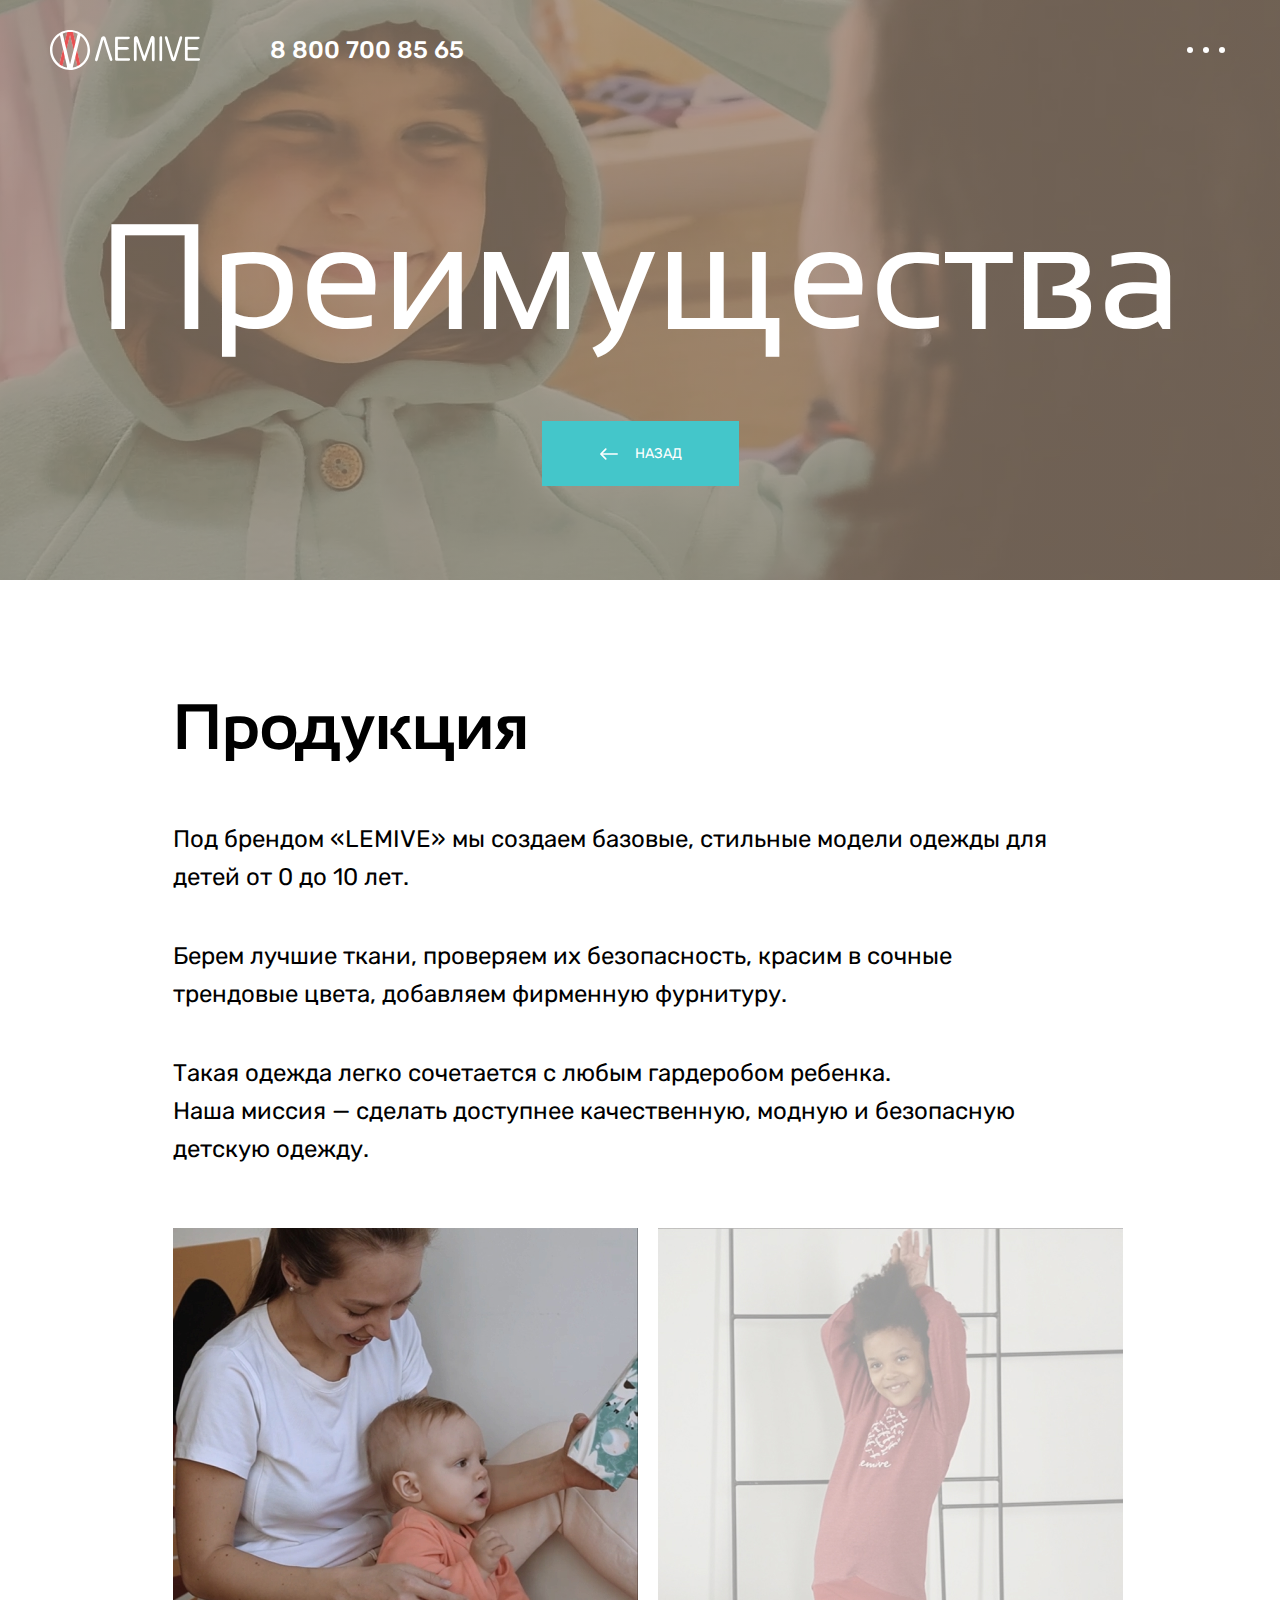
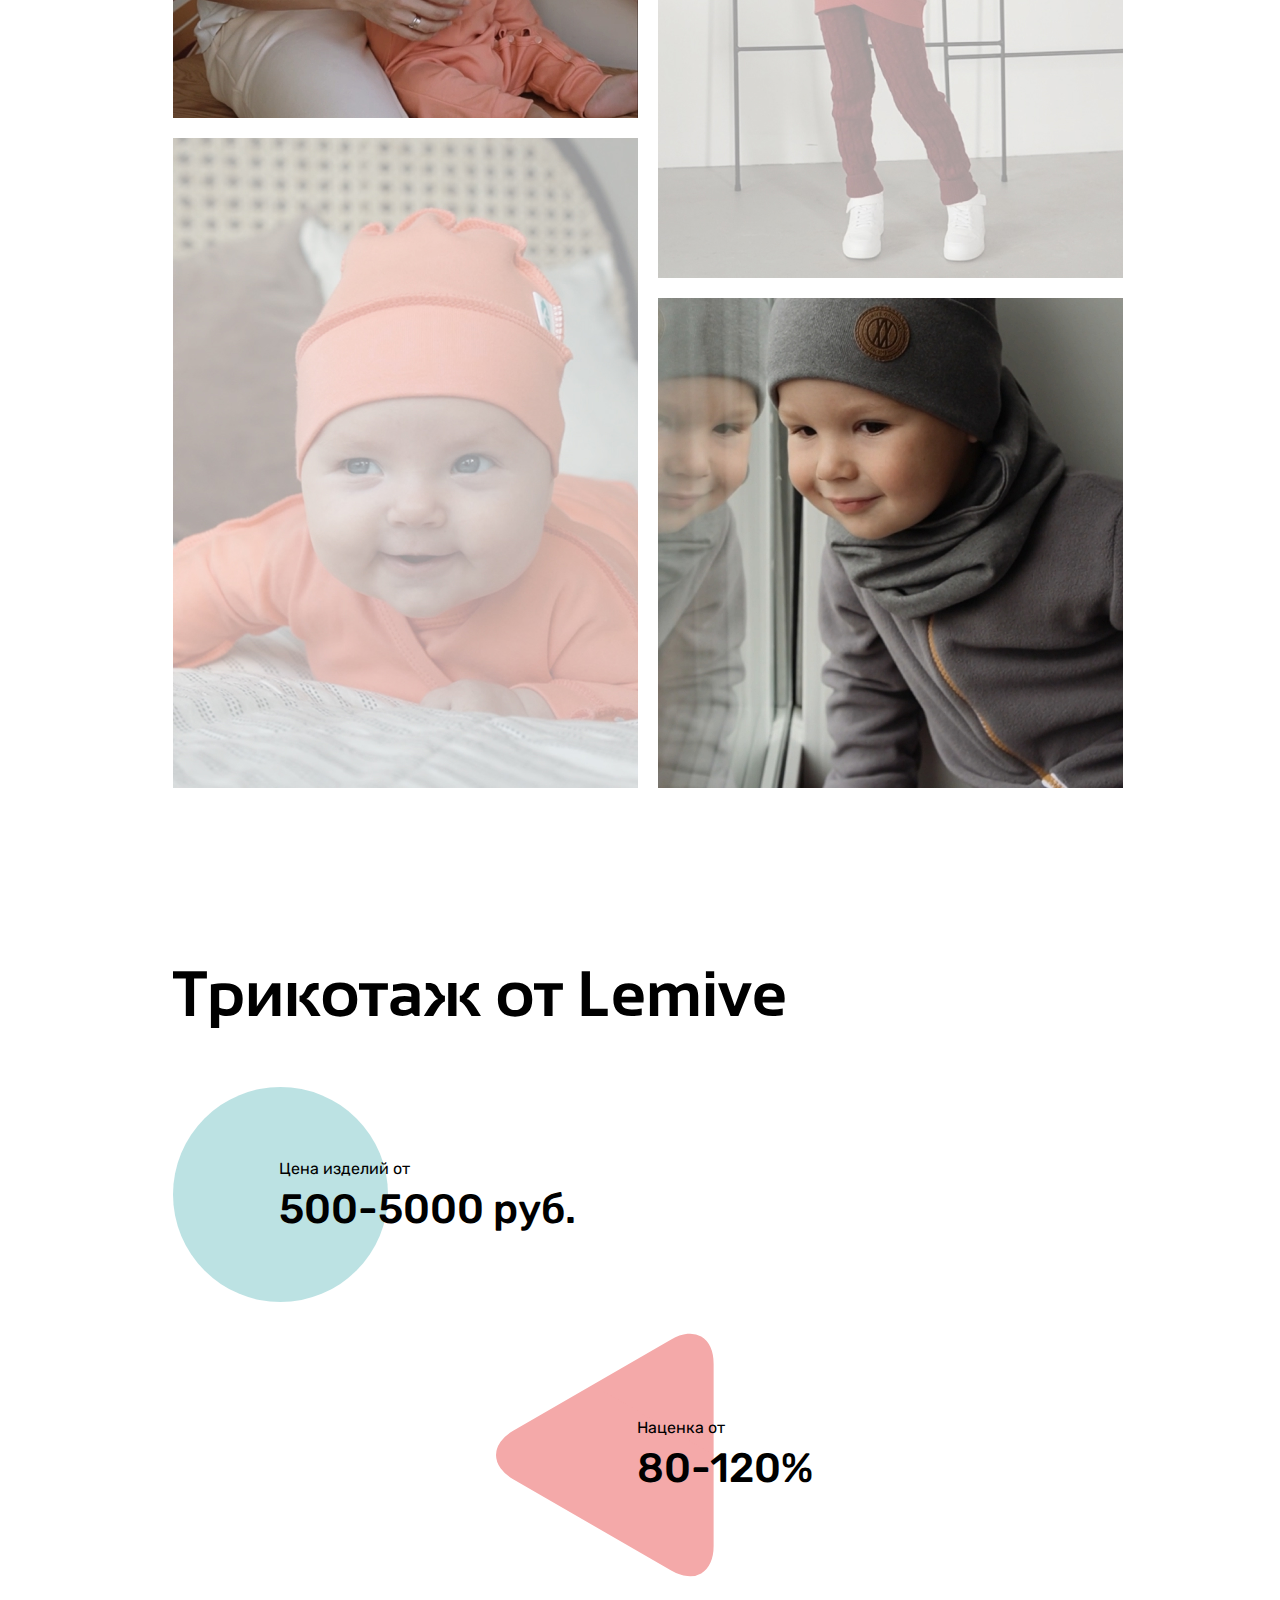
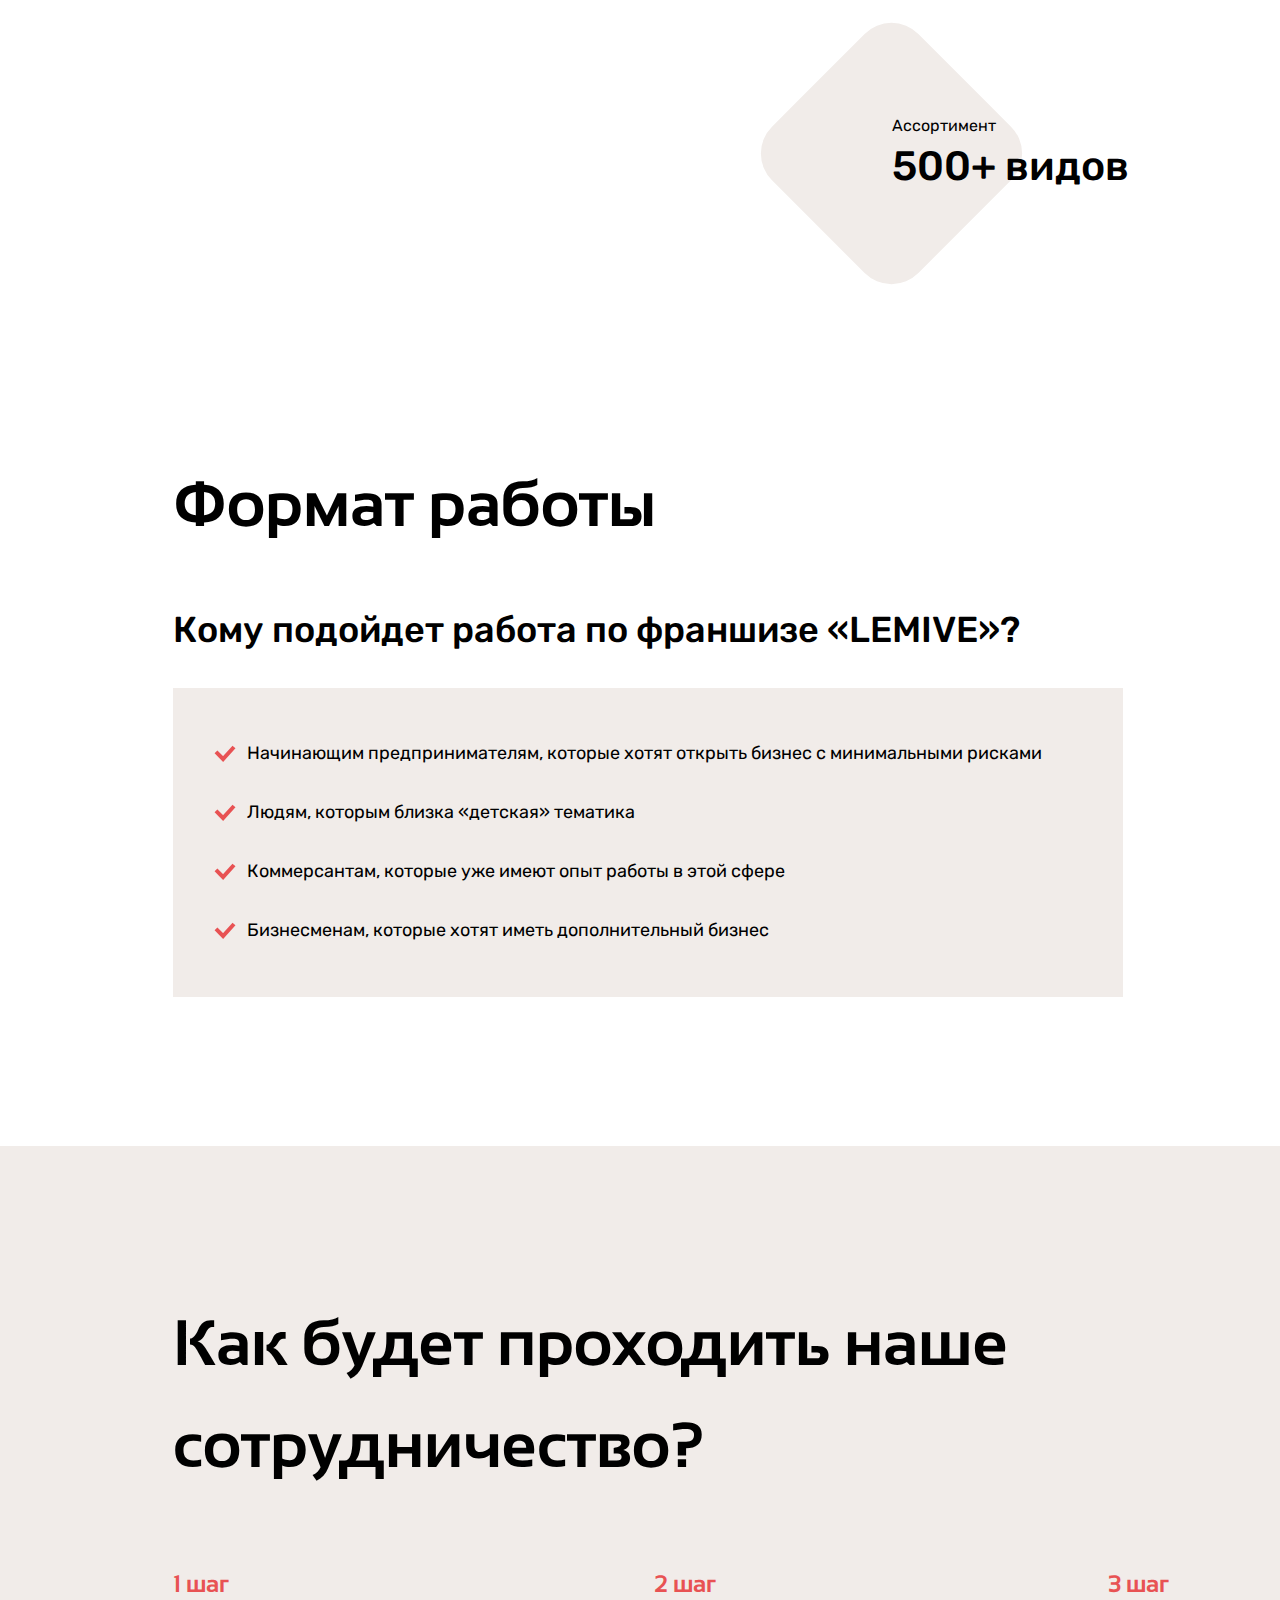
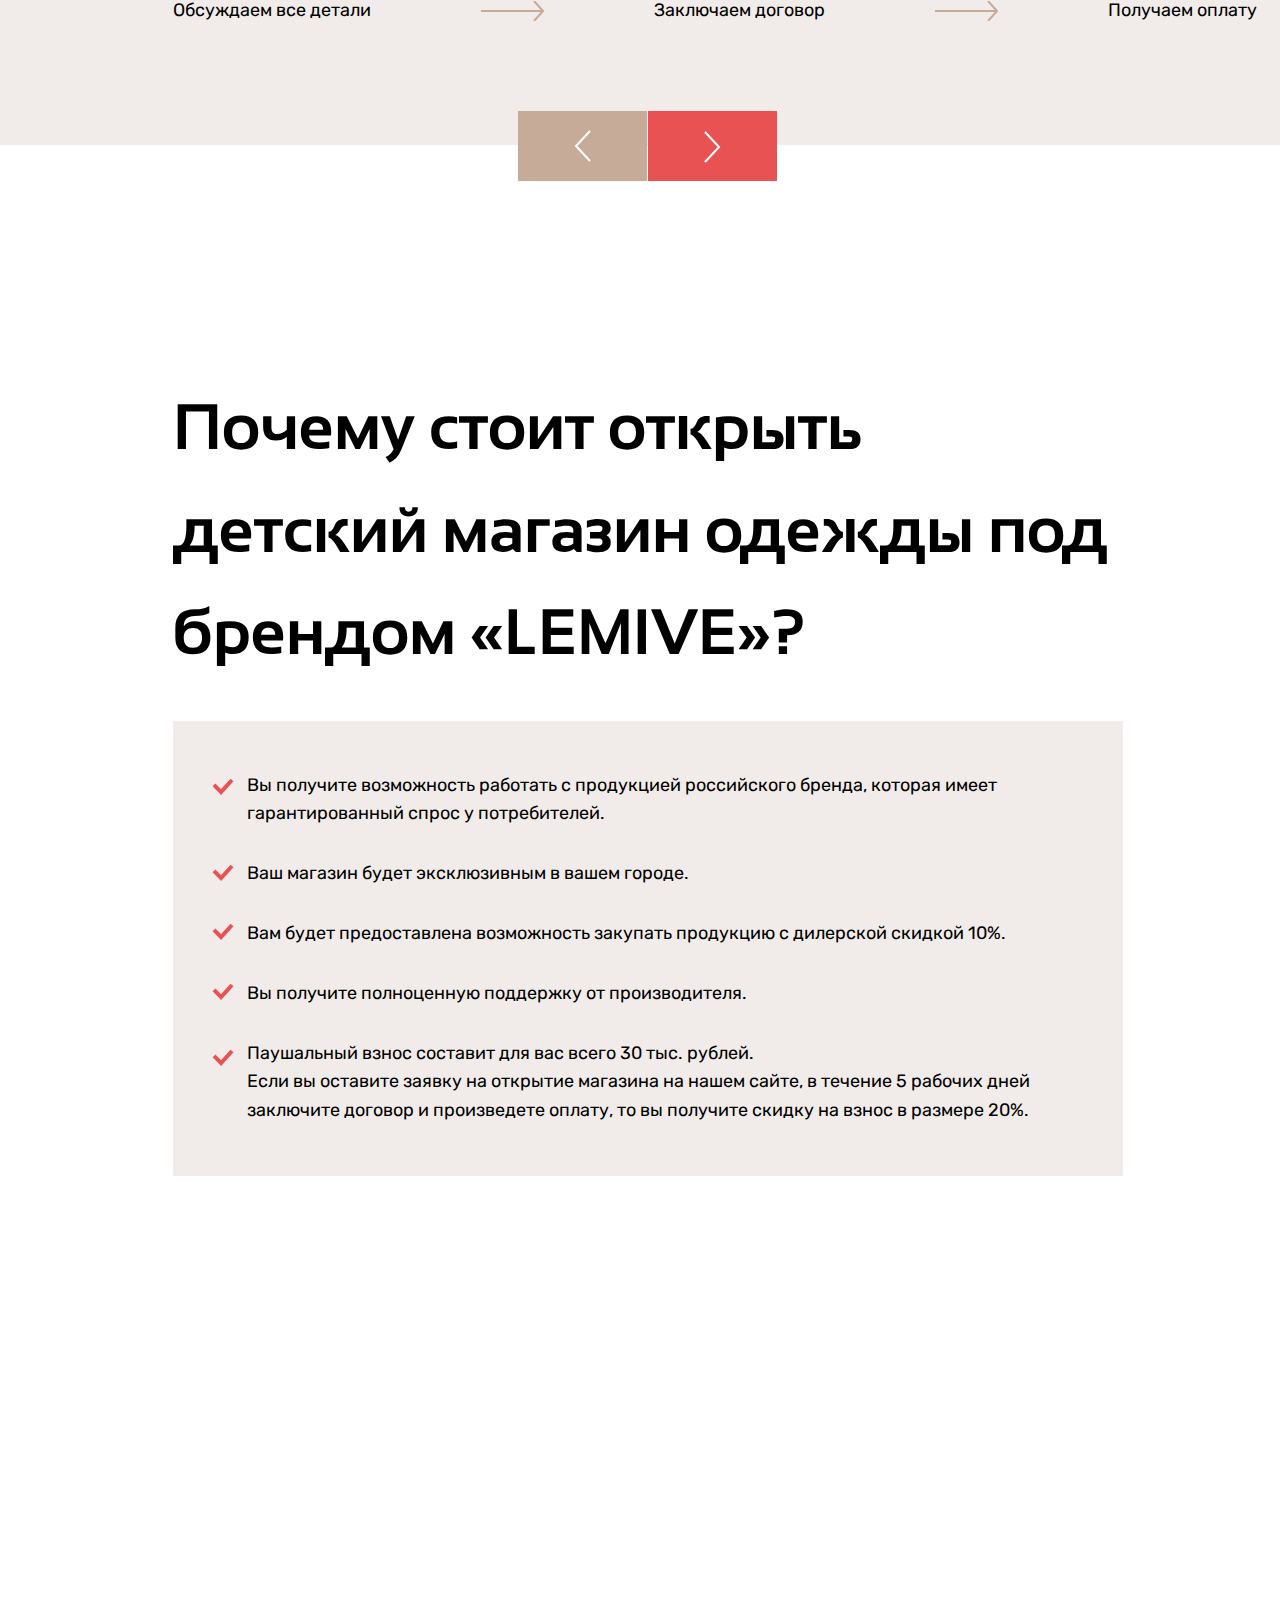
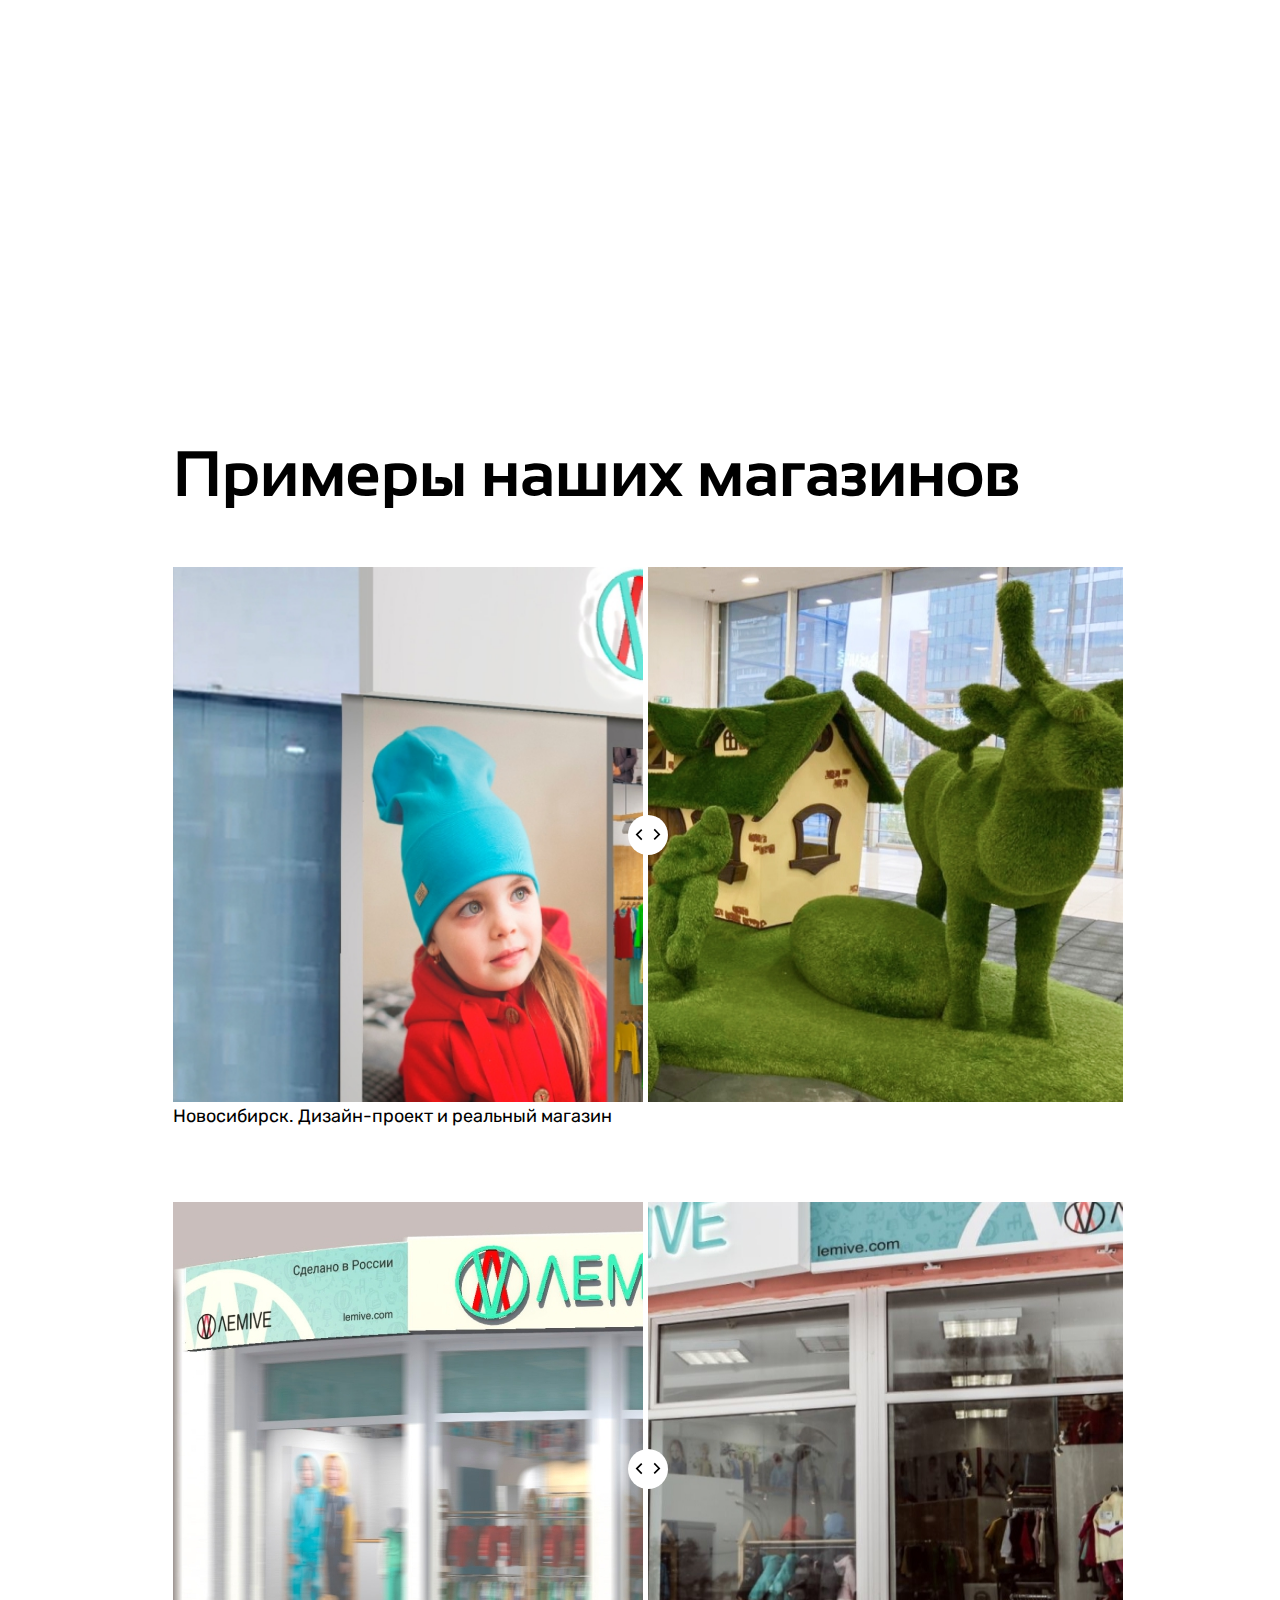
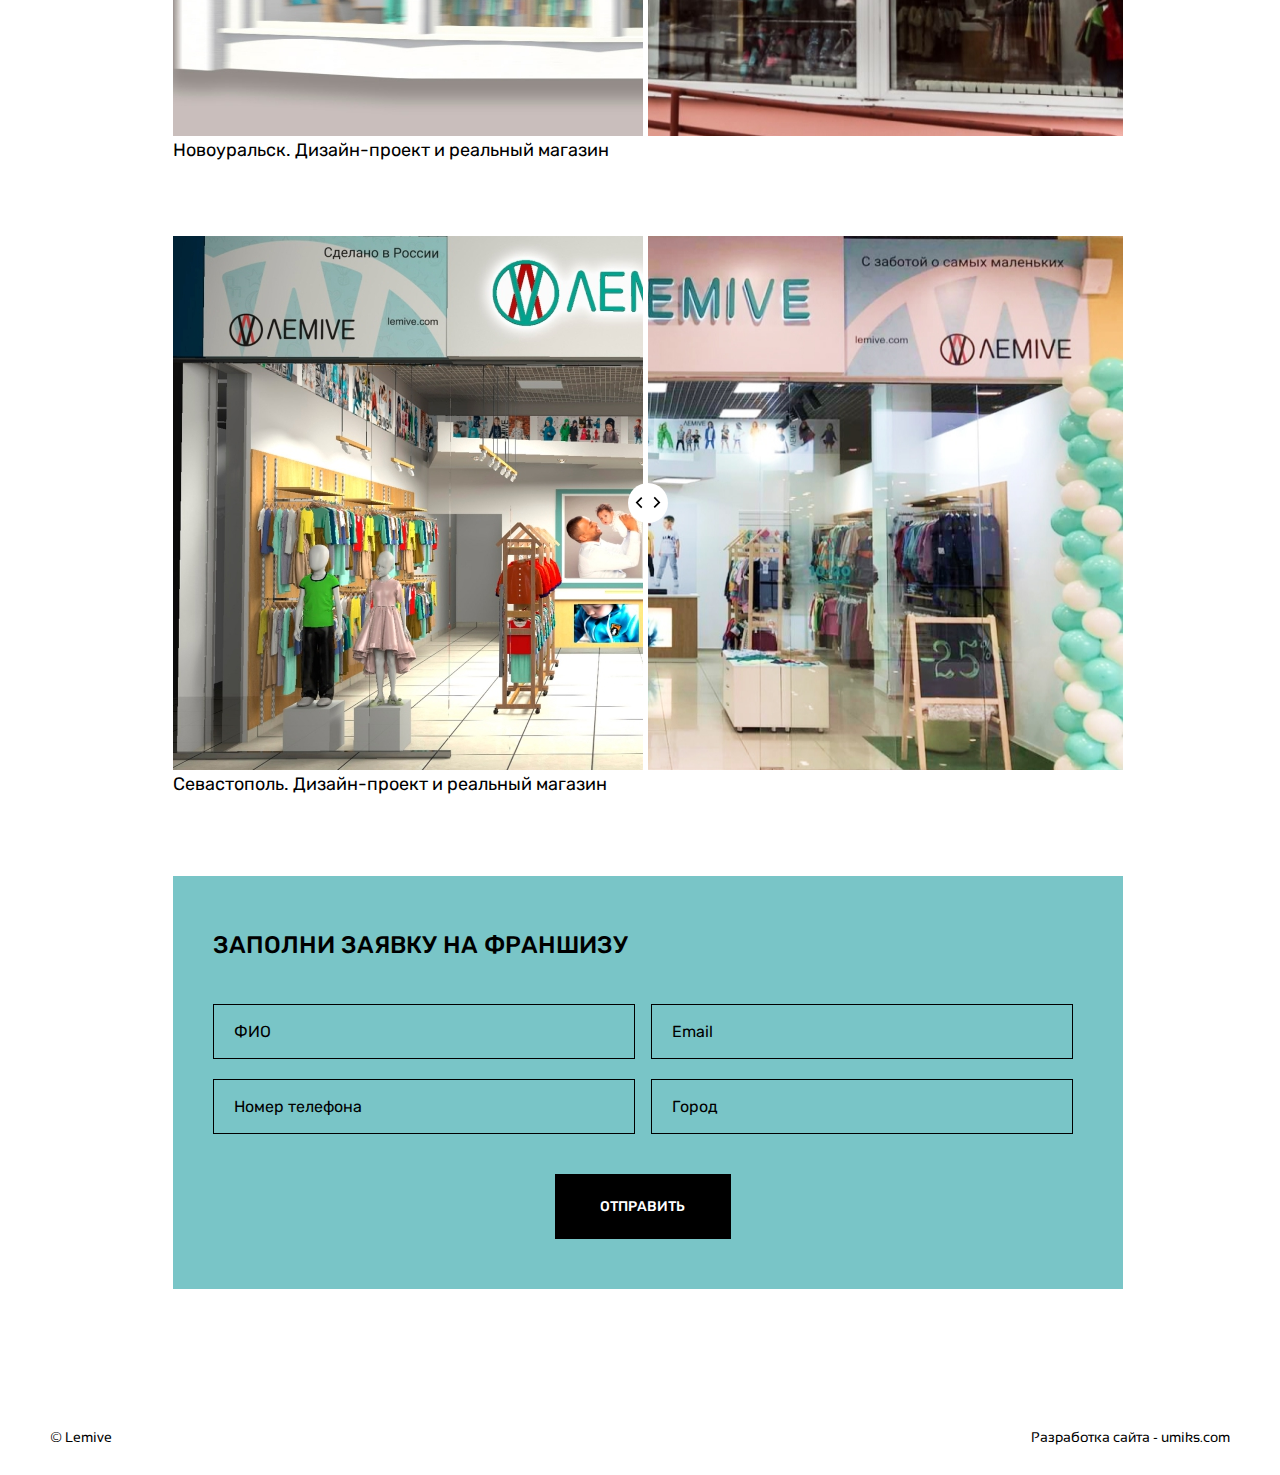
<file: advantages.html>
<!DOCTYPE html>
<html lang="ru">
<head>
    <meta charset="UTF-8">
    <meta http-equiv="X-UA-Compatible" content="IE=edge">
    <meta name="viewport" content="width=device-width, initial-scale=1.0">
    <link rel="shortcut icon" href="img/icons/favicon.ico" type="image/x-icon">
    <link rel="stylesheet" href="css/normalize.css">
    <link rel="stylesheet" href="css/style.css">
    <title>Преимущества</title>
</head>
<body>
    <div class="wrapper">
        <header class="header advantages-img">
            <div class="header__row">
                <div class="header__logo-block">
                    <a href="franchise.html"><img src="img/icons/logo.svg" alt="Lemive" class="header__logo"></a>
                    <div class="header__tel">8 800 700 85 65</div>
                </div>
                <div class="header__menu-button">
                    <span></span>
                </div>
            </div>
            <nav class="menu hidden visualyhidden">
                <div class="menu__container">
                    <ul class="menu__list">
                        <li class="menu__item"><a href="franchise.html" class="menu__link">Франшиза</a></li>
                        <li class="menu__item"><a href="advantages.html" class="menu__link">Преимущества</a></li>
                        <li class="menu__item"><a href="production.html" class="menu__link">Производство</a></li>
                        <li class="menu__item"><a href="contacts.html" class="menu__link">Контакты</a></li>
                    </ul>
                    <div class="menu__social-block social-block">
                        <div class="social-block__item social-block__item_inst"></div>
                        <div class="social-block__item social-block__item_wu"></div>
                        <div class="social-block__item social-block__item_yt"></div>
                    </div>
                </div>
            </nav>
            <div class="header__content">
                <h1 class="header__title">Преимущества</h1>
                <a href="index.html" class="header__button">Назад</a>
            </div>
        </header>
        <main class="main">
            <div class="main__container">
                <section class="products">
                    <div class="products__text-block">
                        <h2 class="products__title title">Продукция</h2>
                        <p class="products__text text">Под брендом «LEMIVE» мы создаем базовые, стильные модели одежды для детей от 0 до 10 лет.</p>
                        <p class="products__text text">Берем лучшие ткани, проверяем их безопасность, красим в сочные трендовые цвета, добавляем фирменную фурнитуру.</p>
                        <p class="products__text text">Такая одежда легко сочетается с любым гардеробом ребенка.<br/> Наша миссия — сделать доступнее качественную, модную и безопасную детскую одежду.</p>
                    </div>
                    <div class="products__img-block">
                        <div class="products__column">
                            <img src="img/column-1_sm.jpeg" alt="" class="products__img">
                            <img src="img/column-1_b.jpg" alt="" class="products__img">
                        </div>
                        <div class="products__column">
                            <img src="img/column-2_b.jpg" alt="" class="products__img">
                            <img src="img/column-2_sm.jpeg" alt="" class="products__img">
                        </div>
                    </div>
                </section>
                <section class="knitwear">
                    <h2 class="knitwear__title title">Трикотаж от Lemive</h2>
                    <div class="knitwear__stats">
                        <div class="knitwear__item knitwear__item_price">
                            <div class="knitwear__shape_circle"></div>
                            <div class="knitwear__text-block knitwear__text-block_circle">
                                <p class="knitwear__subtitle">Цена изделий от</p>
                                <p class="knitwear__price">500-5000 руб.</p>
                            </div>
                        </div>
                        <div class="knitwear__item knitwear__item_extra">
                            <div class="knitwear__shape_triangle"></div>
                            <div class="knitwear__text-block knitwear__text-block_triangle">
                                <p class="knitwear__subtitle">Наценка от</p>
                                <p class="knitwear__price">80-120%</p>
                            </div>
                        </div>
                        <div class="knitwear__item knitwear__item_assort">
                            <div class="knitwear__shape_square"></div>
                            <div class="knitwear__text-block knitwear__text-block_square">
                                <p class="knitwear__subtitle">Ассортимент</p>
                                <p class="knitwear__price">500+ видов</p>
                            </div>
                        </div>
                    </div>
                </section>
                <section class="format">
                    <h2 class="format__title title">Формат работы</h2>
                    <p class="format__subtitle subtitle">Кому подойдет работа по франшизе «LEMIVE»?</p>
                    <div class="format__list-block">
                        <p class="format__text text">Начинающим предпринимателям, которые хотят открыть бизнес с минимальными рисками</p>
                        <p class="format__text text">Людям, которым близка «детская» тематика</p>
                        <p class="format__text text">Коммерсантам, которые уже имеют опыт работы в этой сфере</p>
                        <p class="format__text text">Бизнесменам, которые хотят иметь дополнительный бизнес</p>
                    </div>
                </section>
                <section class="coop-slider">
                    <div class="coop-slider__background"></div>
                    <h2 class="coop-slider__title title">Как будет проходить наше сотрудничество?</h2>
                    <div class="coop-slider__container">
                        <div class="coop-slider__track">
                            <div class="coop-slider__item">
                                <div class="coop-slider__text-block">
                                    <p class="coop-slider__subtitle">1 шаг</p>
                                    <p class="coop-slider__text text">Обсуждаем все детали</p>
                                </div>
                                <div class="coop-slider__arrow"></div>
                            </div>
                            <div class="coop-slider__item">
                                <div class="coop-slider__text-block">
                                    <p class="coop-slider__subtitle">2 шаг</p>
                                    <p class="coop-slider__text text">Заключаем договор</p>
                                </div>
                                <div class="coop-slider__arrow"></div>
                            </div>
                            <div class="coop-slider__item">
                                <div class="coop-slider__text-block">
                                    <p class="coop-slider__subtitle">3 шаг</p>
                                    <p class="coop-slider__text text">Получаем оплату</p>
                                </div>
                                <div class="coop-slider__arrow"></div>
                            </div>
                            <div class="coop-slider__item">
                                <div class="coop-slider__text-block">
                                    <p class="coop-slider__subtitle">4 шаг</p>
                                    <p class="coop-slider__text text">Делаем дизайн-проект</p>
                                </div>
                                <div class="coop-slider__arrow"></div>
                            </div>
                            <div class="coop-slider__item">
                                <div class="coop-slider__text-block">
                                    <p class="coop-slider__subtitle">5 шаг</p>
                                    <p class="coop-slider__text text">Подключаем вас к общему чату</p>
                                </div>
                                <div class="coop-slider__arrow"></div>
                            </div>
                            <div class="coop-slider__item">
                                <div class="coop-slider__text-block">
                                    <p class="coop-slider__subtitle">6 шаг</p>
                                    <p class="coop-slider__text text">Прикрепляем к вам персонального менеджера</p>
                                </div>
                                <div class="coop-slider__arrow"></div>
                            </div>
                            <div class="coop-slider__item">
                                <div class="coop-slider__text-block">
                                    <p class="coop-slider__subtitle">7 шаг</p>
                                    <p class="coop-slider__text text">Вы готовите помещение под магазин в соответствии с требованиями проекта</p>
                                </div>
                                <div class="coop-slider__arrow"></div>
                            </div>
                            <div class="coop-slider__item">
                                <div class="coop-slider__text-block">
                                    <p class="coop-slider__subtitle">8 шаг</p>
                                    <p class="coop-slider__text text">Отправляем вам товар</p>
                                </div>
                                <div class="coop-slider__arrow"></div>
                            </div>
                            <div class="coop-slider__item">
                                <div class="coop-slider__text-block">
                                    <p class="coop-slider__subtitle">9 шаг</p>
                                    <p class="coop-slider__text text">Вы открываете магазин</p>
                                </div>
                                <div class="coop-slider__arrow"></div>
                            </div>
                            <div class="coop-slider__item">
                                <div class="coop-slider__text-block">
                                    <p class="coop-slider__subtitle">10 шаг</p>
                                    <p class="coop-slider__text text">Добавляем информацию о вашем магазине на наши интернет площадки</p>
                                </div>
                            </div>
                        </div>
                        <div class="coop-slider__buttons">
                            <button type="button" class="coop-slider__button coop-slider__button_prev">
                                <img src="img/icons/coop-slider__btn.svg" alt="" class="coop-slider__btn-arr">
                            </button>
                            <button type="button" class="coop-slider__button coop-slider__button_next">
                                <img src="img/icons/coop-slider__btn.svg" alt="" class="coop-slider__btn-arr">
                            </button>
                        </div>
                    </div>
                </section>
                <section class="advantages">
                    <h2 class="advantages__title title">Почему стоит открыть детский магазин одежды под брендом «LEMIVE»?</h2>
                    <div class="advantages__list-block">
                        <p class="advantages__text text">Вы получите возможность работать с продукцией российского бренда, которая имеет гарантированный спрос у потребителей.</p>
                        <p class="advantages__text text">Ваш магазин будет эксклюзивным в вашем городе.</p>
                        <p class="advantages__text text">Вам будет предоставлена возможность закупать продукцию с дилерской скидкой 10%.</p>
                        <p class="advantages__text text">Вы получите полноценную поддержку от производителя.</p>
                        <p class="advantages__text text">Паушальный взнос составит для вас всего 30 тыс. рублей.<br/> Если вы оставите заявку на открытие магазина на нашем сайте, в течение 5 рабочих дней заключите договор и произведете оплату, то  вы получите скидку на взнос в размере 20%.</p>
                    </div>
                    <div class="advantages__video">
                        <iframe class="advantages__video-iframe" src="https://youtu.be/rNjdNgiBnDE" allowfullscreen></iframe>
                    </div>
                </section>
                <section class="examples">
                    <h2 class="examples__title title">Примеры наших магазинов</h2>
                    <div class="examples__img-block">
                        <div class="examples__range-slider">
                            <img class="examples__img" src="img/advantages-range-1.jpeg" alt="">
                            <div class="examples__before-img">
                                <img class="examples__hidden" src="img/example-1.jpeg" alt="">
                            </div>
                            <input type="range" class="examples__range" value="50" min="0" max="100" step="1">
                        </div>
                        <p class="examples__text text">Новосибирск. Дизайн-проект и реальный магазин</p>
                    </div>
                    <div class="examples__img-block">
                        <div class="examples__range-slider">
                            <img class="examples__img" src="img/advantages-range-2.jpeg" alt="">
                            <div class="examples__before-img">
                                <img class="examples__hidden" src="img/example-2.jpeg" alt="">
                            </div>
                            <input type="range" class="examples__range" value="50" min="0" max="100" step="1">
                        </div>
                        <p class="examples__text text">Новоуральск. Дизайн-проект и реальный магазин</p>
                    </div>
                    <div class="examples__img-block">
                        <div class="examples__range-slider">
                            <img class="examples__img" src="img/advantages-range-3.jpeg" alt="">
                            <div class="examples__before-img">
                                <img class="examples__hidden" src="img/example-3.jpeg" alt="">
                            </div>
                            <input type="range" class="examples__range" value="50" min="0" max="100" step="1">
                        </div>
                        <p class="examples__text text">Севастополь. Дизайн-проект и реальный магазин</p>
                    </div>
                </section>
                <section class="franchise-request_last form">
                    <form action="submit">
                        <h2 class="form__title">ЗАПОЛНИ ЗАЯВКУ НА ФРАНШИЗУ</h2>
                        <div class="form__row">
                            <input class="form__input" type="text" name="name" placeholder="ФИО">
                            <input class="form__input" type="email" name="email" placeholder="Email">
                        </div>
                        <div class="form__row">
                            <input class="form__input" type="tel" name="phone-number" placeholder="Номер телефона">                      
                            <input class="form__input" type="text" name="city" placeholder="Город">
                        </div>
                        <button class="form__button form__button_submit" type="submit">ОТПРАВИТЬ</button>
                    </form>
                </section>
            </div>
        </main>
        <footer class="footer">
            <div class="footer__copy-text">© Lemive</div>
            <a href="" class="footer__umiks-link">Разработка сайта - umiks.com</a>
        </footer>
    </div>
    <script src="js/menu.js"></script>
    <script src="js/coopSlider.js"></script>
    <script src="js/examplesRangeSlider.js"></script>
</body>
</html>
</file>
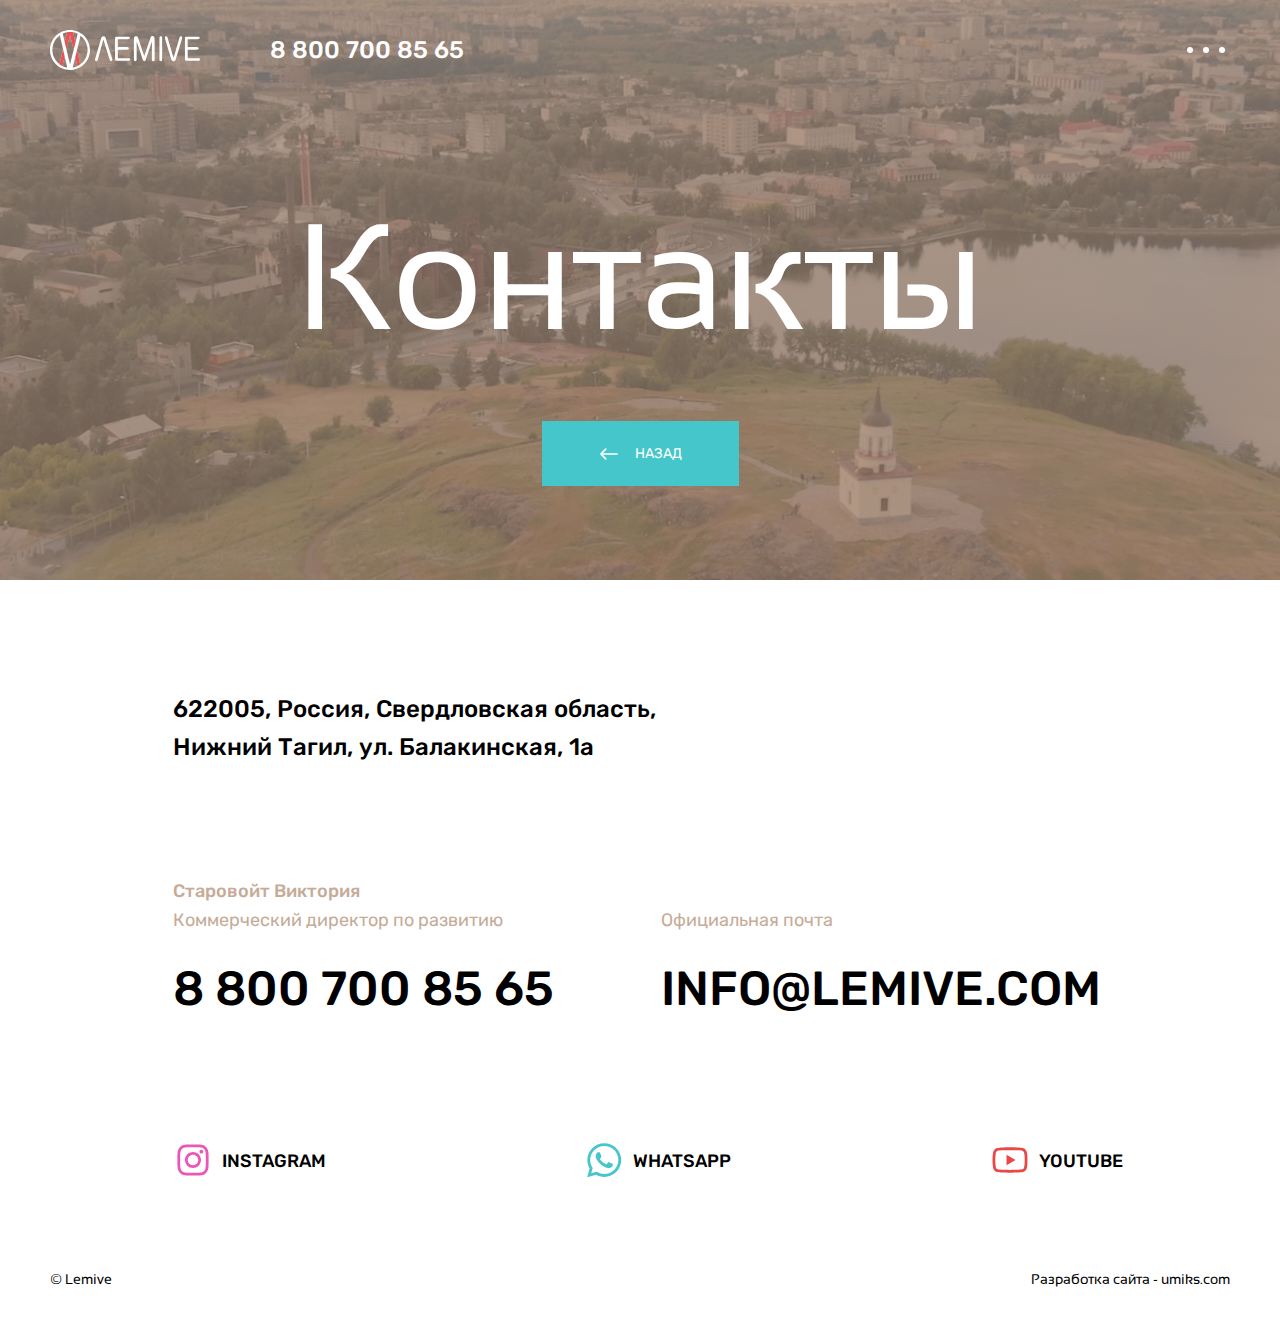
<file: contacts.html>
<!DOCTYPE html>
<html lang="ru">
<head>
    <meta charset="UTF-8">
    <meta http-equiv="X-UA-Compatible" content="IE=edge">
    <meta name="viewport" content="width=device-width, initial-scale=1.0">
    <link rel="shortcut icon" href="img/icons/favicon.ico" type="image/x-icon">
    <link rel="stylesheet" href="css/normalize.css">
    <link rel="stylesheet" href="css/style.css">
    <title>Контакты</title>
</head>
<body>
    <div class="wrapper">
        <header class="header contacts-img">
            <div class="header__row">
                <div class="header__logo-block">
                    <a href="franchise.html"><img src="img/icons/logo.svg" alt="Lemive" class="header__logo"></a>
                    <div class="header__tel">8 800 700 85 65</div>
                </div>
                <div class="header__menu-button">
                    <span></span>
                </div>
            </div>
            <nav class="menu hidden visualyhidden">
                <div class="menu__container">
                    <ul class="menu__list">
                        <li class="menu__item"><a href="franchise.html" class="menu__link">Франшиза</a></li>
                        <li class="menu__item"><a href="advantages.html" class="menu__link">Преимущества</a></li>
                        <li class="menu__item"><a href="production.html" class="menu__link">Производство</a></li>
                        <li class="menu__item"><a href="contacts.html" class="menu__link">Контакты</a></li>
                    </ul>
                    <div class="menu__social-block social-block">
                        <div class="social-block__item social-block__item_inst"></div>
                        <div class="social-block__item social-block__item_wu"></div>
                        <div class="social-block__item social-block__item_yt"></div>
                    </div>
                </div>
            </nav>
            <div class="header__content">
                <h1 class="header__title">Контакты</h1>
                <a href="index.html" class="header__button">Назад</a>
            </div>
        </header>
        <main class="main">
            <div class="main__container">
                <div class="contacts">
                    <div class="contacts__address">622005, Россия, Свердловская область, Нижний Тагил, ул. Балакинская, 1а</div>
                    <div class="contacts__contacts-block">
                        <div class="contacts__tel">
                            <p class="contacts__text text"><span class="contacts__text_bold">Старовойт Виктория</span><br/>Коммерческий директор по развитию</p>
                            <span class="contacts__tel-number">8 800 700 85 65</span>
                        </div>
                        <div class="contacts__email">
                            <p class="contacts__text text">Официальная почта</p>
                            <span class="contacts__email-address">INFO@LEMIVE.COM</span>
                        </div>
                    </div>
                    <div class="contacts__social-bl">
                        <a class="contacts__social contacts__social_instagram">INSTAGRAM </a>
                        <a class="contacts__social contacts__social_whatsup">WHATSAPP</a>
                        <a class="contacts__social contacts__social_youtube">YOUTUBE</a>
                    </div>
                </div>
            </div>
        </main>
        <footer class="footer">
            <div class="footer__copy-text">© Lemive</div>
            <a href="" class="footer__umiks-link">Разработка сайта - umiks.com</a>
        </footer>
    </div>
    <script src="js/menu.js"></script>
</body>
</html>
</file>
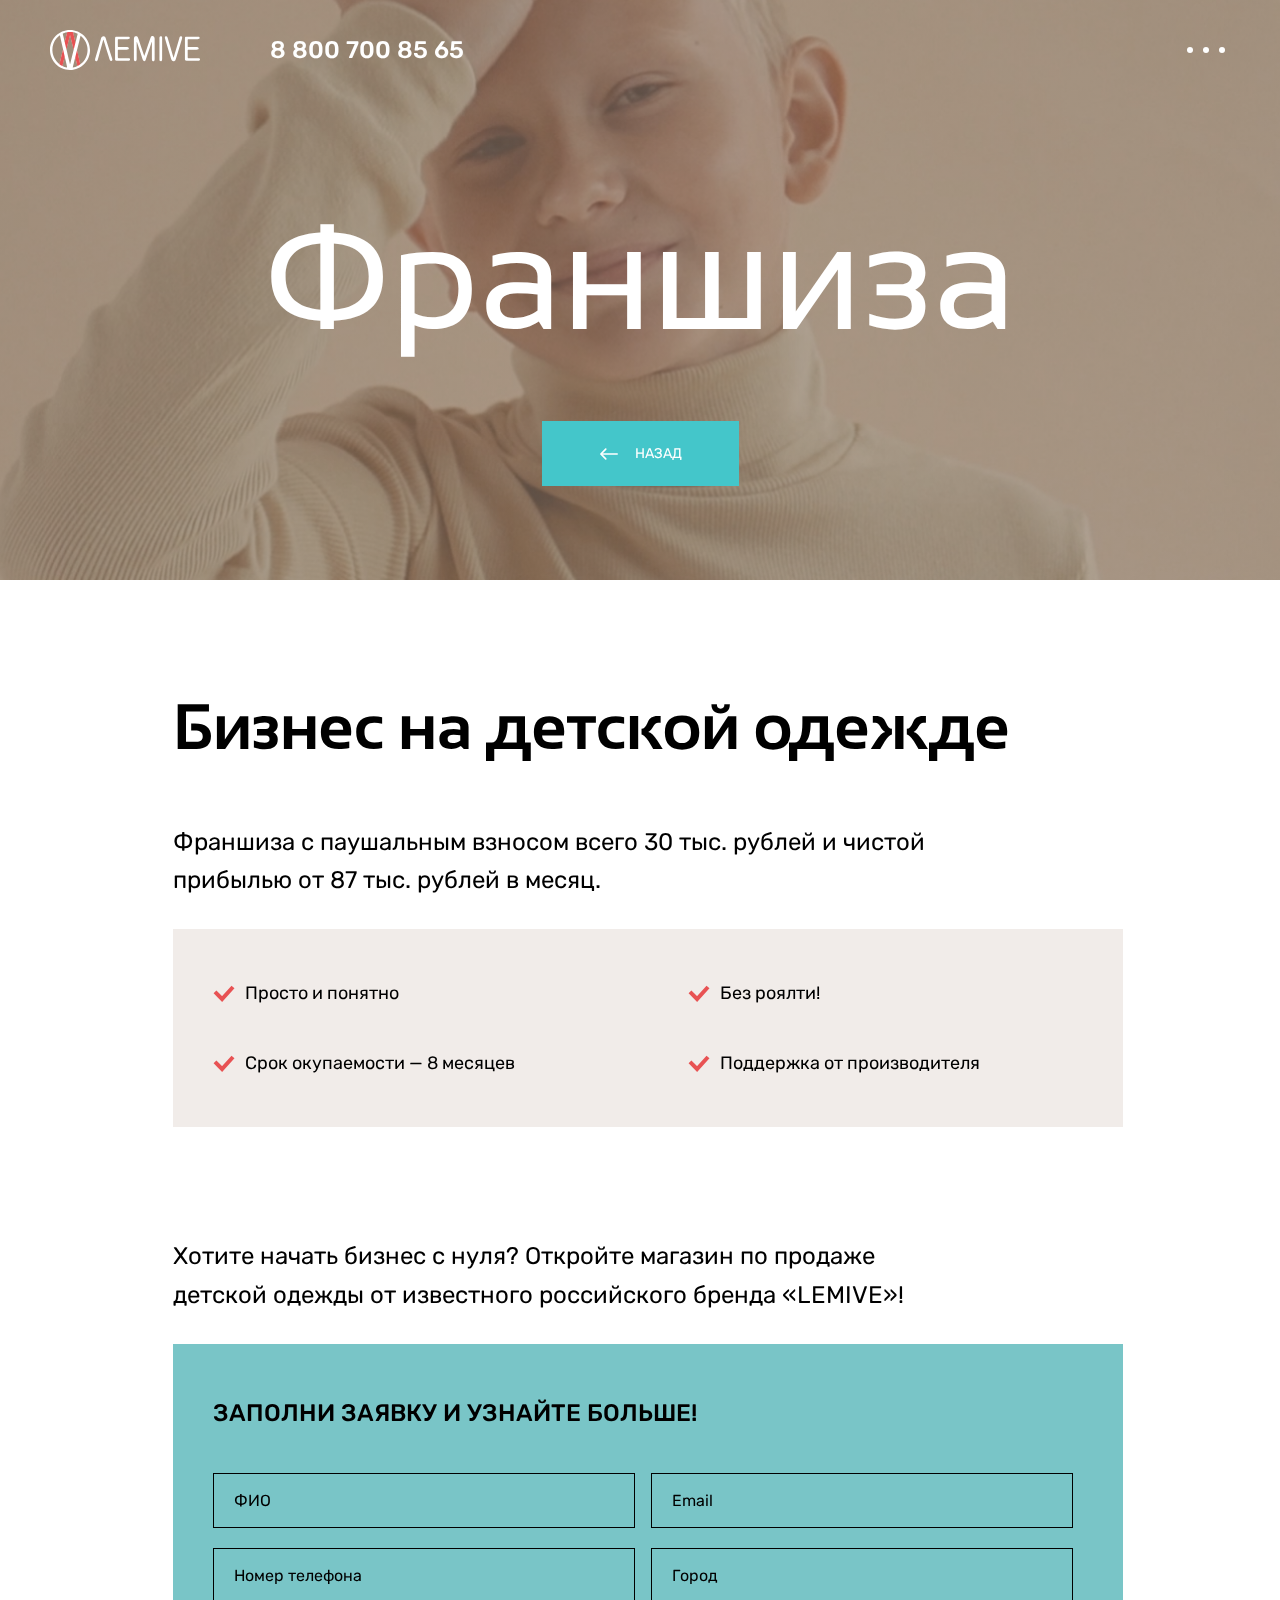
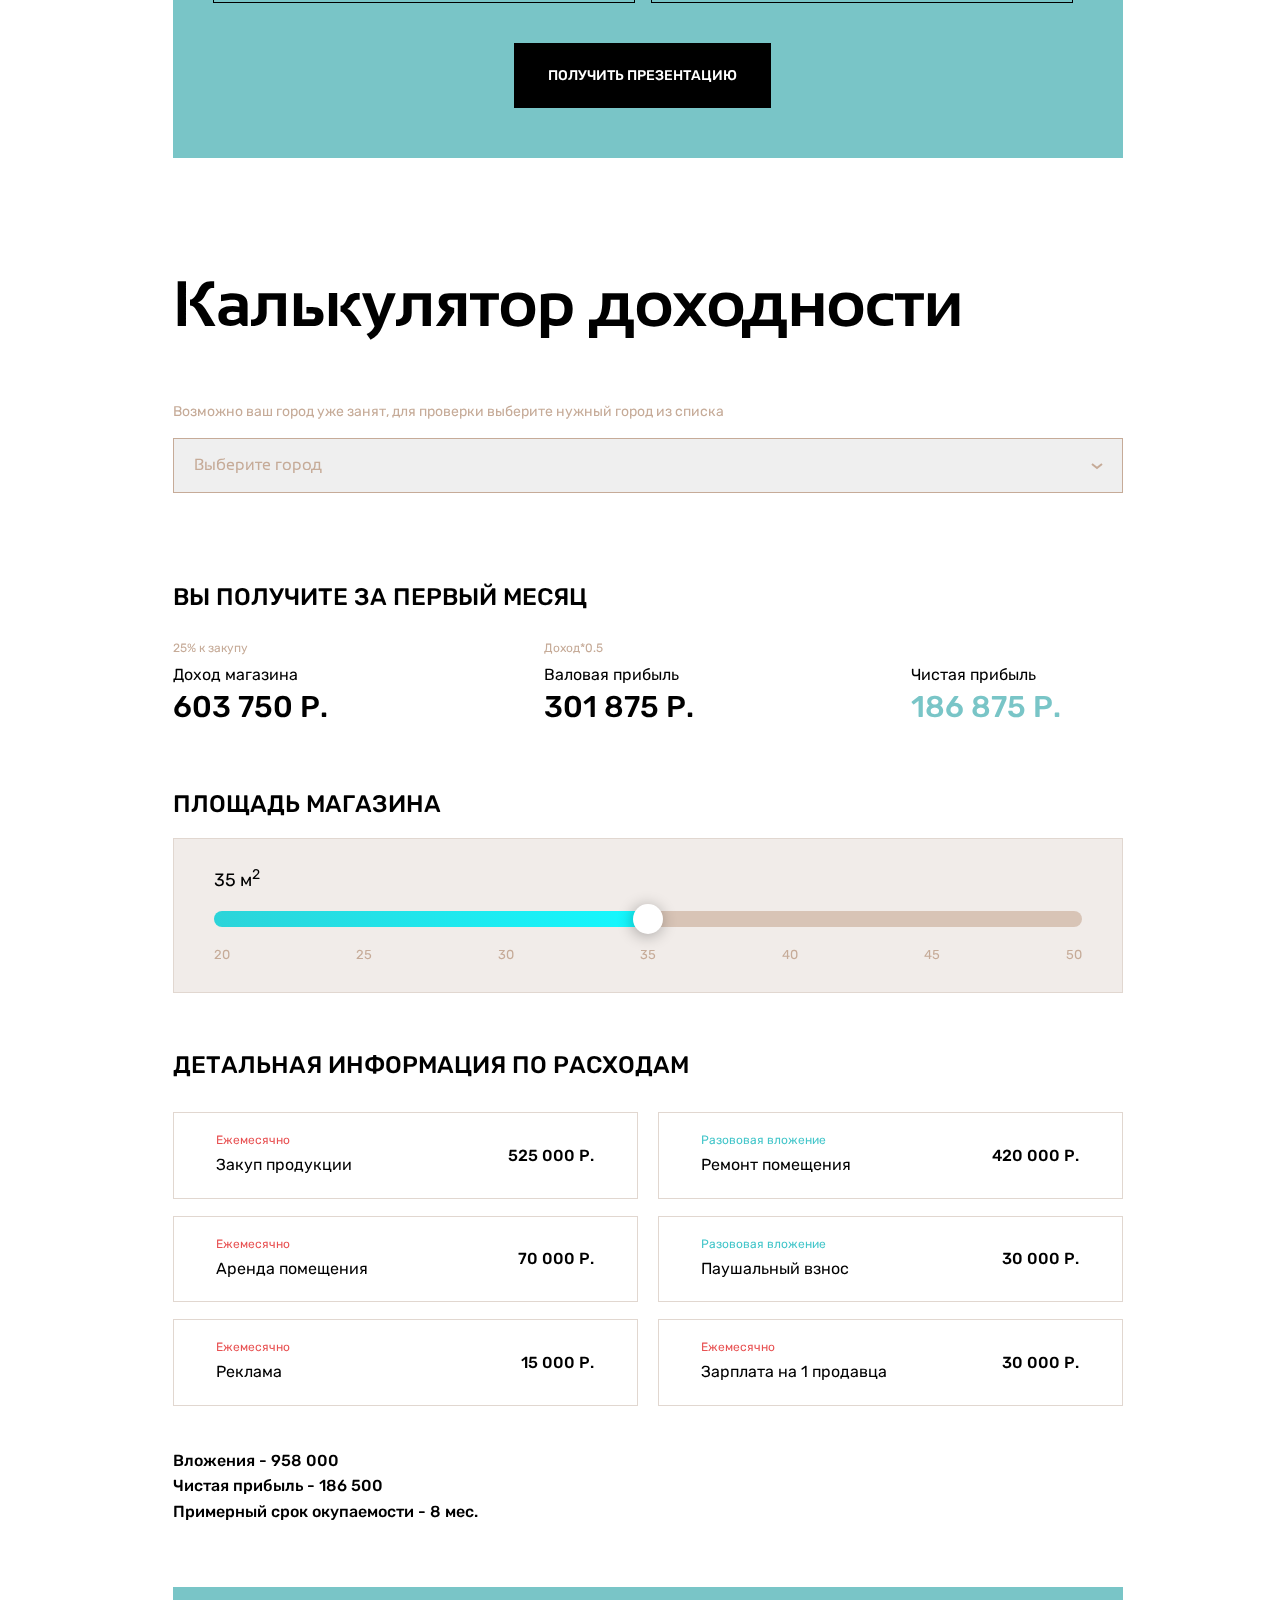
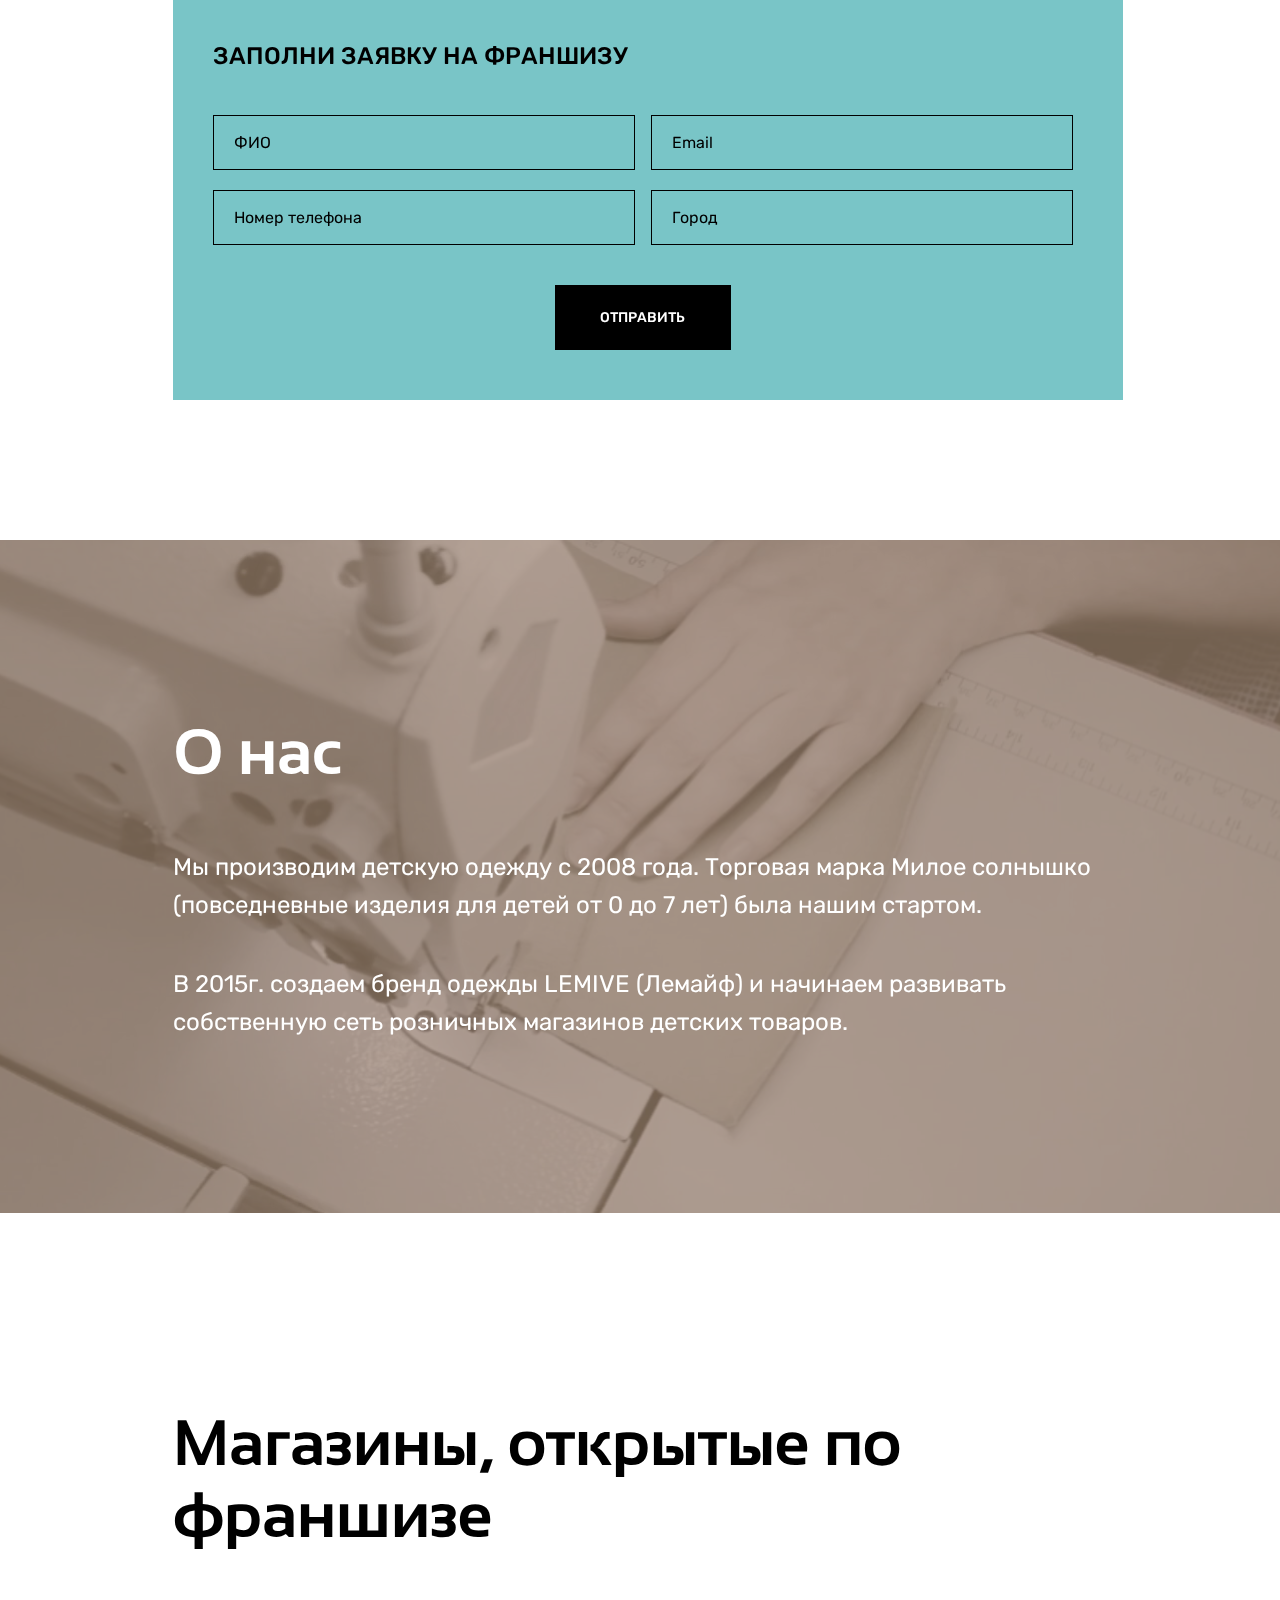
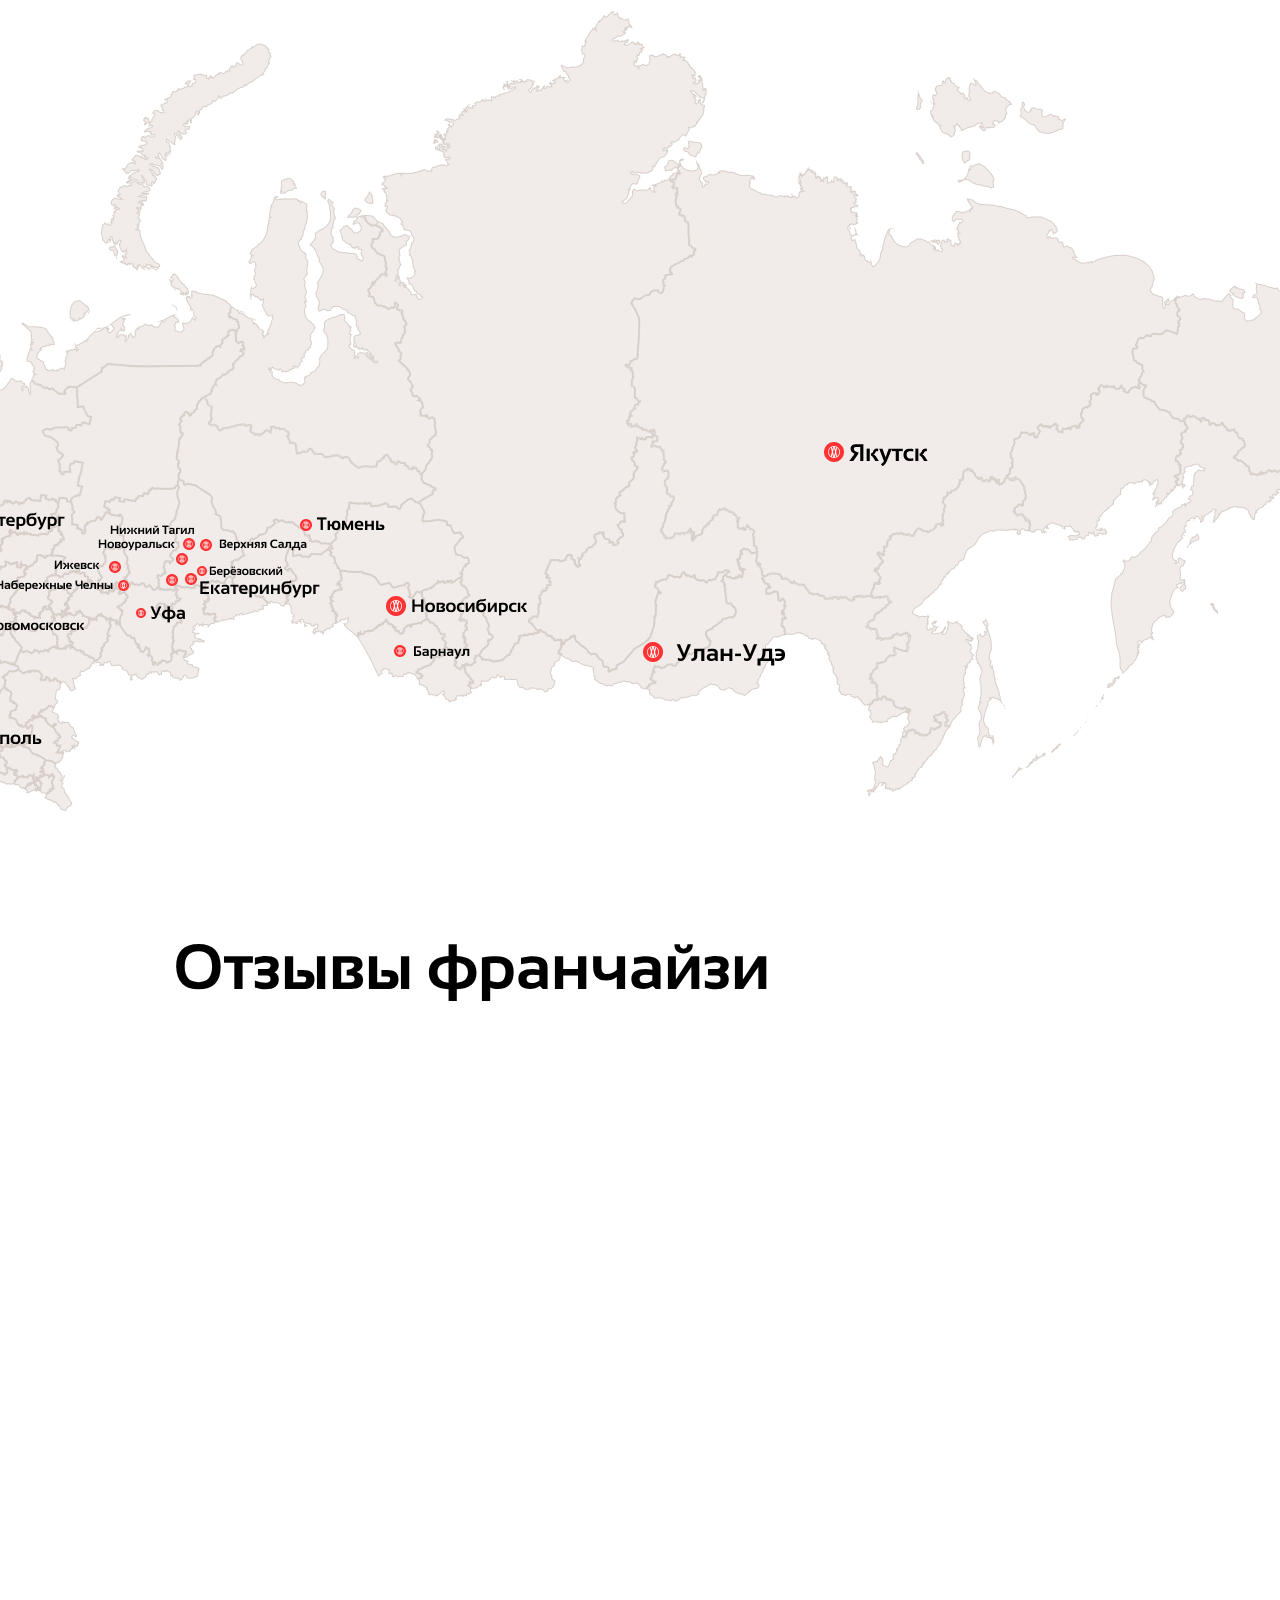
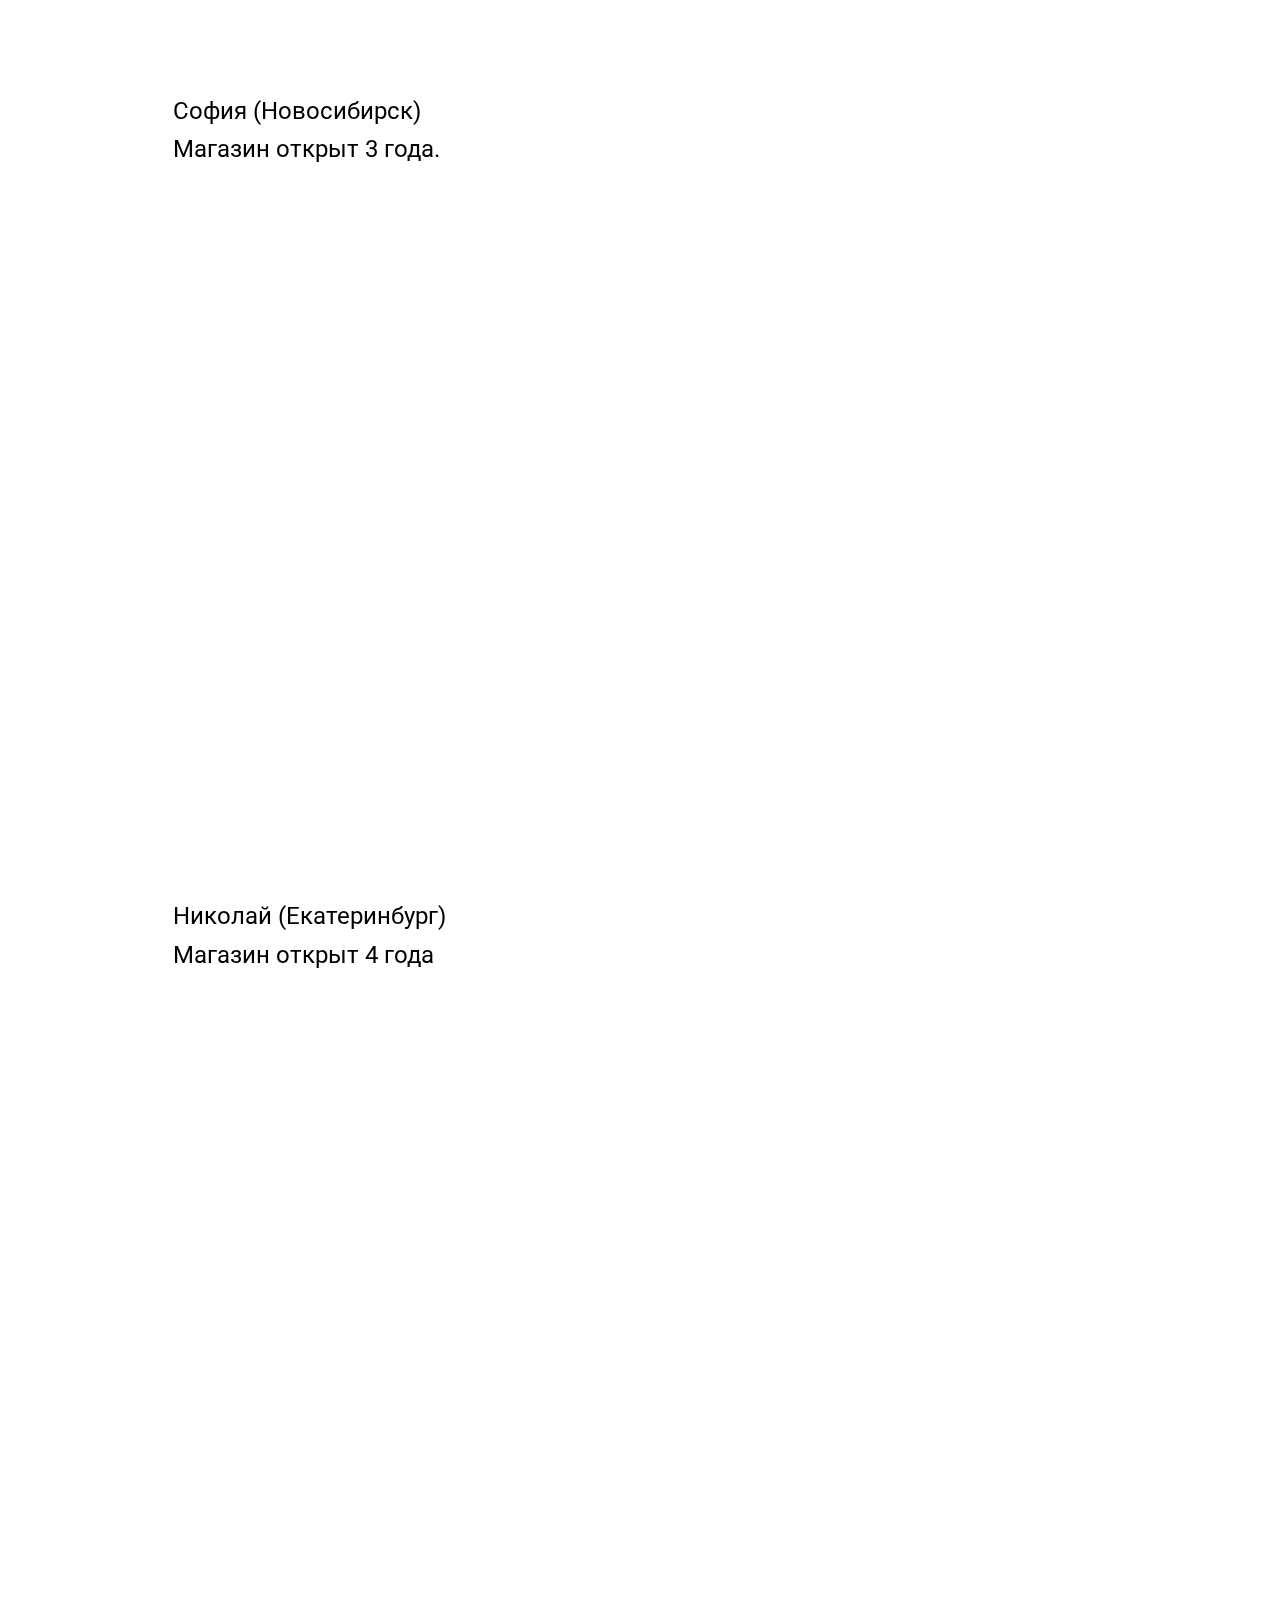
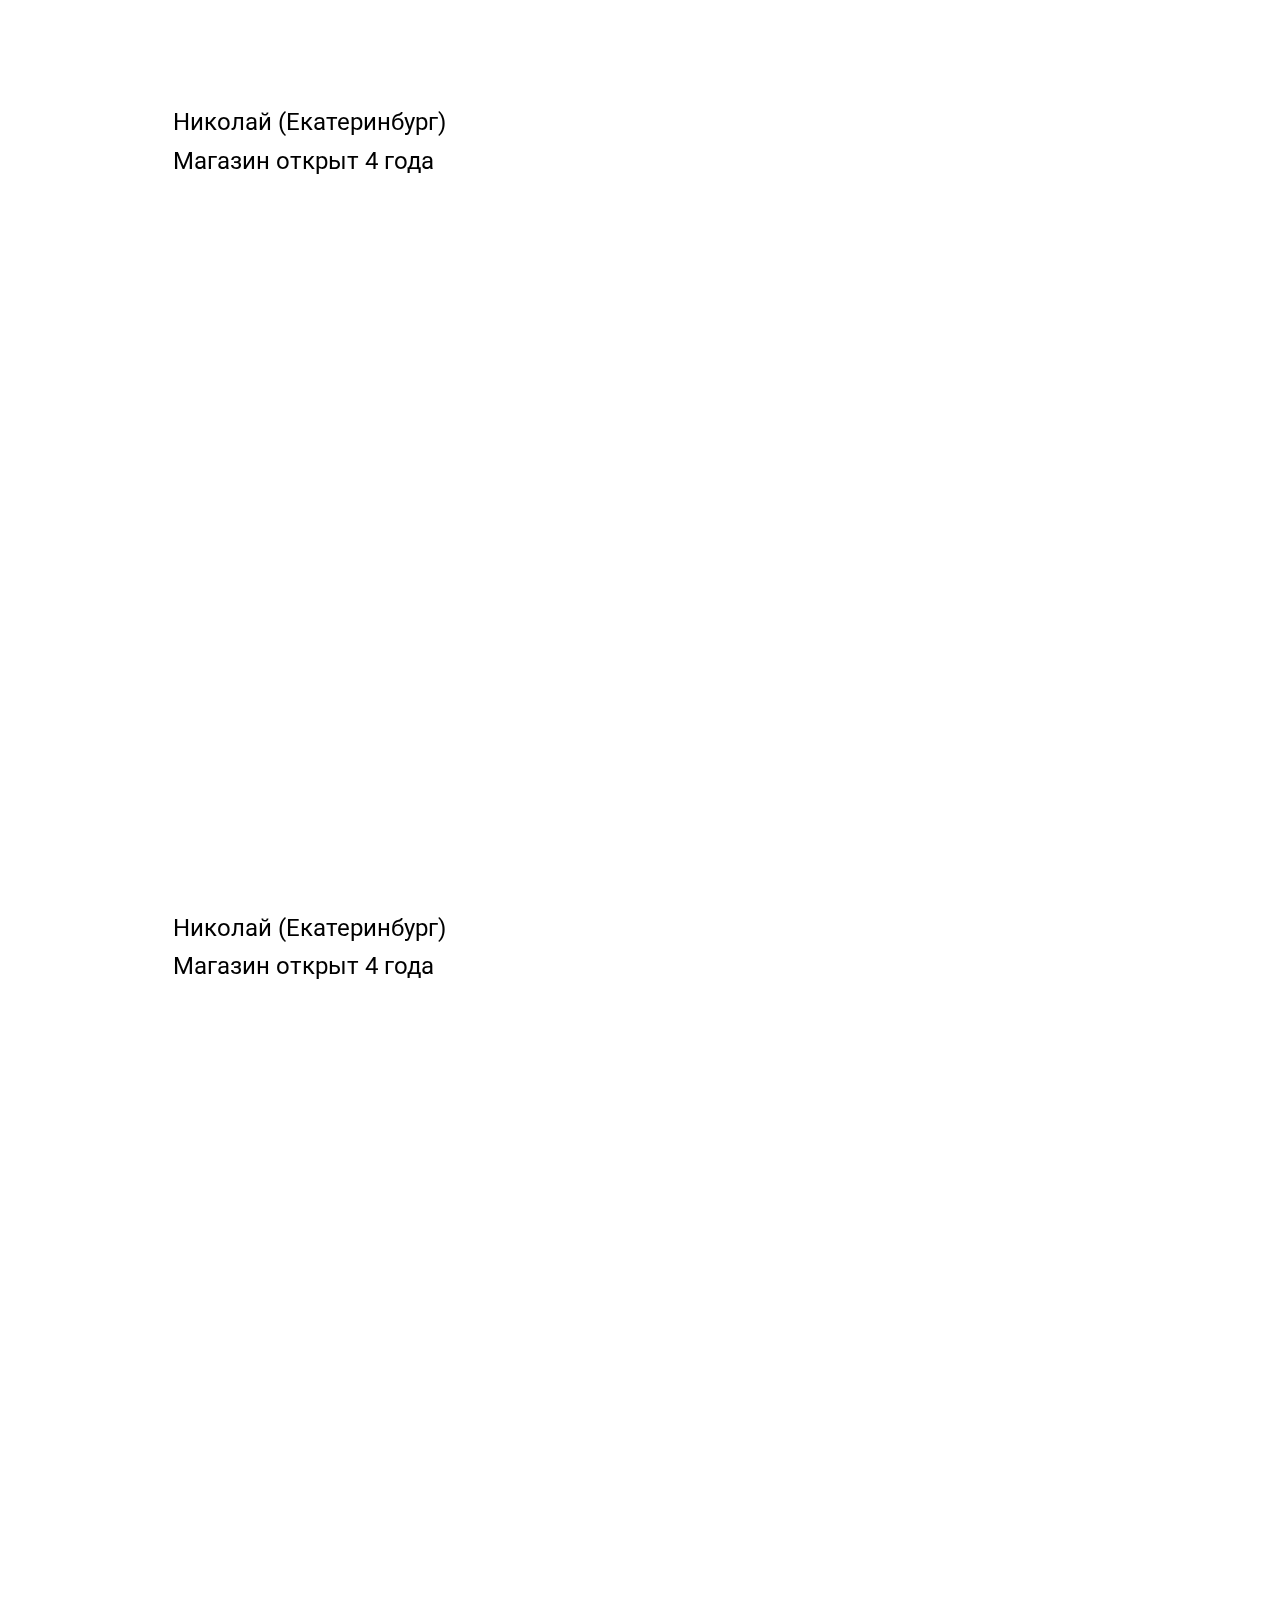
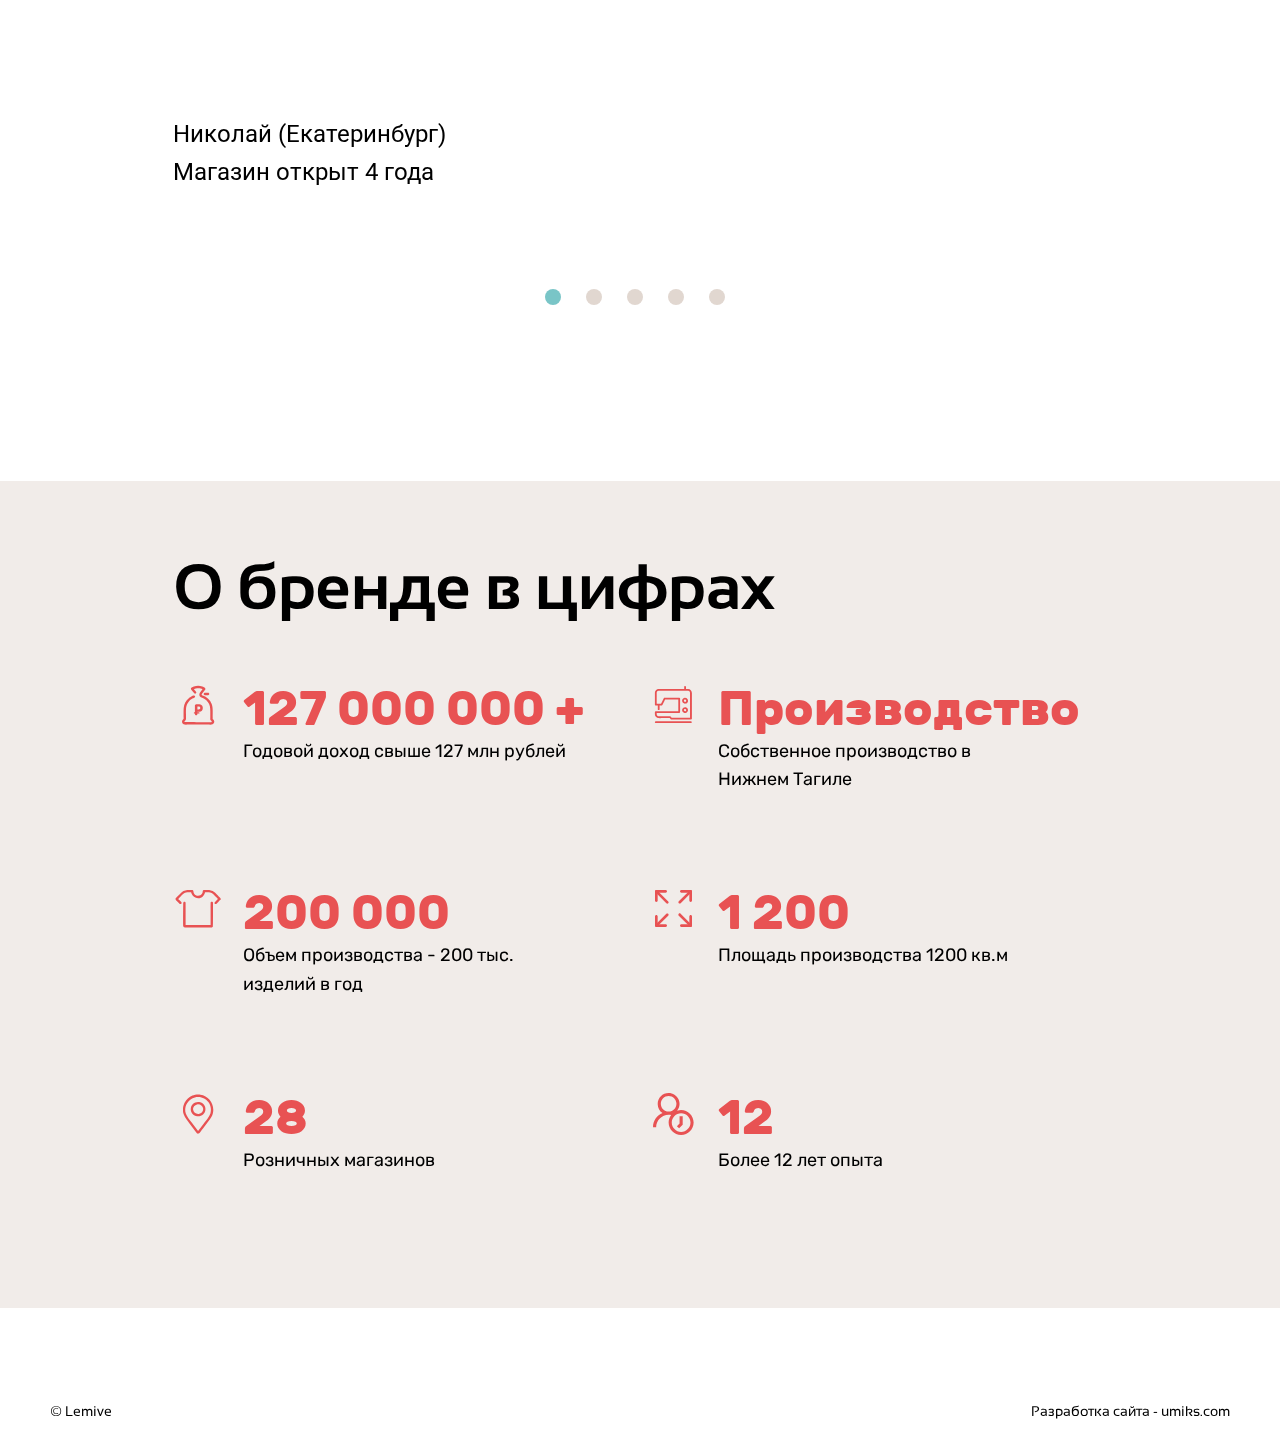
<file: franchise.html>
<!DOCTYPE html>
<html lang="ru">
<head>
    <meta charset="UTF-8">
    <meta http-equiv="X-UA-Compatible" content="IE=edge">
    <meta name="viewport" content="width=device-width, initial-scale=1.0">
    <link rel="shortcut icon" href="img/icons/favicon.ico" type="image/x-icon">
    <link rel="preconnect" href="https://fonts.gstatic.com">
    <link href="https://fonts.googleapis.com/css2?family=Roboto&display=swap" rel="stylesheet">
    <link rel="stylesheet" href="css/normalize.css">
    <link rel="stylesheet" href="css/style.css">
    <title>Франшиза</title>
</head>
<body>
    <div class="wrapper">
        <header class="header">
            <div class="header__row">
                <div class="header__logo-block">
                    <a href="franchise.html"><img src="img/icons/logo.svg" alt="Lemive" class="header__logo"></a>
                    <div class="header__tel">8 800 700 85 65</div>
                </div>
                <div class="header__menu-button">
                    <span></span>
                </div>
            </div>
            <nav class="menu hidden visualyhidden">
                <div class="menu__container">
                    <ul class="menu__list">
                        <li class="menu__item"><a href="franchise.html" class="menu__link">Франшиза</a></li>
                        <li class="menu__item"><a href="advantages.html" class="menu__link">Преимущества</a></li>
                        <li class="menu__item"><a href="production.html" class="menu__link">Производство</a></li>
                        <li class="menu__item"><a href="contacts.html" class="menu__link">Контакты</a></li>
                    </ul>
                    <div class="menu__social-block social-block">
                        <div class="social-block__item social-block__item_inst"></div>
                        <div class="social-block__item social-block__item_wu"></div>
                        <div class="social-block__item social-block__item_yt"></div>
                    </div>
                </div>
            </nav>
            <div class="header__content">
                <h1 class="header__title">Франшиза</h1>
                <a href="index.html" class="header__button">Назад</a>
            </div>
        </header>
        <main class="main">
            <div class="main__container">
                <span class="main__subtitle">Франшиза</span>
                <section class="business">
                    <h2 class="business__title title">Бизнес на детской одежде</h2>
                    <p class="business__text text">Франшиза с паушальным взносом всего 30 тыс. рублей и чистой прибылью от 87 тыс. рублей в месяц.</p>
                    <div class="business__benefit benefit">
                        <div class="benefit__column">
                            <div class="benefit__item">Просто и понятно</div>
                            <div class="benefit__item">Срок окупаемости — 8 месяцев</div>
                        </div>
                        <div class="benefit__column">
                            <div class="benefit__item">Без роялти!</div>
                            <div class="benefit__item">Поддержка от производителя</div>
                        </div>
                    </div>
                </section>
                <section class="form">
                    <p class="form__text text">Хотите начать бизнес с нуля? Откройте магазин по продаже детской одежды от известного российского бренда «LEMIVE»!</p>
                    <form action="submit">
                        <h2 class="form__title">ЗАПОЛНИ ЗАЯВКУ И УЗНАЙТЕ БОЛЬШЕ!</h2>
                        <div class="form__row">
                            <input class="form__input" type="text" name="name" placeholder="ФИО">
                            <input class="form__input" type="email" name="email" placeholder="Email">
                        </div>
                        <div class="form__row">
                            <input class="form__input" type="tel" name="phone-number" placeholder="Номер телефона">                      
                            <input class="form__input" type="text" name="city" placeholder="Город">
                        </div>
                        <button class="form__button" type="submit">ПОЛУЧИТЬ ПРЕЗЕНТАЦИЮ</button>
                    </form>
                </section>
                <section class="calculator">
                    <h2 class="calculator__title title">Калькулятор доходности</h2>
                    <div class="calculator__city-check">
                        <div class="calculator__text-select">Возможно ваш город уже занят, для проверки выберите нужный город из списка</div>
                        <select name="city" class="calculator__select">
                            <option selected>Выберите город</option>
                        </select>
                        <img class="calculator__img" src="img/icons/select-arr.svg" alt="">
                    </div>
                    <div class="calculator__income">
                        <h3 class="calculator__subtitle subtitle">ВЫ ПОЛУЧИТЕ ЗА ПЕРВЫЙ МЕСЯЦ</h3>
                        <div class="calculator__number-block number-block">
                            <div class="number-block__item">
                                <span class="number-block__subtitle">25% к закупу</span>
                                <p class="number-block__title">Доход магазина</p>
                                <span class="number-block__value number-block__value_income">603&nbsp;750&nbsp;Р.</span>
                            </div>
                            <div class="number-block__item">
                                <span class="number-block__subtitle">Доход*0.5</span>
                                <p class="number-block__title">Валовая прибыль</p>
                                <span class="number-block__value number-block__value_gross">301&nbsp;875&nbsp;Р.</span>
                            </div>
                            <div class="number-block__item">
                                <p class="number-block__title">Чистая прибыль</p>
                                <span class="number-block__value number-block__value_profit">186&nbsp;875&nbsp;Р.</span>
                            </div>
                        </div>
                        <h3 class="calculator__subtitle subtitle">ПЛОЩАДЬ МАГАЗИНА</h3>
                        <div class="calculator__thumb-slider thumb-slider">
                            <span class="thumb-slider__value">35 м<sup>2</sup></span>
                            <input class="thumb-slider__input" type="range" min="0" max="30" step="1">
                            <div class="thumb-slider__number-block">
                                <span class="thumb-slider__element">20</span>
                                <span class="thumb-slider__element">25</span>
                                <span class="thumb-slider__element">30</span>
                                <span class="thumb-slider__element">35</span>
                                <span class="thumb-slider__element">40</span>
                                <span class="thumb-slider__element">45</span>
                                <span class="thumb-slider__element">50</span>
                            </div>
                        </div>
                        <h3 class="calculator__subtitle subtitle">ДЕТАЛЬНАЯ ИНФОРМАЦИЯ ПО РАСХОДАМ</h3>
                        <div class="calculator__inform inform">
                            <div class="inform__row">
                                <div class="inform__item">
                                    <div class="inform__text-block">
                                        <div class="inform__subtitle">Ежемесячно</div>
                                        <div class="inform__text">Закуп продукции</div>
                                    </div>
                                    <div class="inform__price inform__price_prod">525&nbsp;000&nbsp;Р.</div>
                                </div>
                                <div class="inform__item">
                                    <div class="inform__text-block">
                                        <div class="inform__subtitle inform__subtitle_mod">Разововая вложение</div>
                                        <div class="inform__text">Ремонт помещения</div>
                                    </div>
                                    <div class="inform__price inform__price_repair">420&nbsp;000&nbsp;Р.</div>
                                </div>
                            </div>
                            <div class="inform__row">
                                <div class="inform__item">
                                    <div class="inform__text-block">
                                        <div class="inform__subtitle">Ежемесячно</div>
                                        <div class="inform__text">Аренда помещения</div>
                                    </div>
                                    <div class="inform__price inform__price_rent">70&nbsp;000&nbsp;Р.</div>
                                </div>
                                <div class="inform__item">
                                    <div class="inform__text-block">
                                        <div class="inform__subtitle inform__subtitle_mod">Разововая вложение</div>
                                        <div class="inform__text">Паушальный взнос</div>
                                    </div>
                                    <div class="inform__price">30&nbsp;000&nbsp;Р.</div>
                                </div>
                            </div>
                            <div class="inform__row">
                                <div class="inform__item">
                                    <div class="inform__text-block">
                                        <div class="inform__subtitle">Ежемесячно</div>
                                        <div class="inform__text">Реклама</div>
                                    </div>
                                    <div class="inform__price">15&nbsp;000&nbsp;Р.</div>
                                </div>
                                <div class="inform__item">
                                    <div class="inform__text-block">
                                        <div class="inform__subtitle">Ежемесячно</div>
                                        <div class="inform__text">Зарплата на 1 продавца</div>
                                    </div>
                                    <div class="inform__price">30&nbsp;000&nbsp;Р.</div>
                                </div>
                            </div>
                        </div>
                        <div class="calculator__result result">
                            <div class="result__item">
                                <span class="result__text">Вложения -</span>
                                <span class="result__value result__value_invest">958 000</span>
                            </div>
                            <div class="result__item">
                                <span class="result__text">Чистая прибыль -</span>
                                <span class="result__value result__value_earn">186 500</span>
                            </div>
                            <div class="result__item">
                                <span class="result__text">Примерный срок окупаемости -</span>
                                <span class="result__value">8 мес.</span>
                            </div>
                        </div>
                    </div>
                </section>
                <section class="franchise-request form">
                    <form action="submit">
                        <h2 class="form__title">ЗАПОЛНИ ЗАЯВКУ НА ФРАНШИЗУ</h2>
                        <div class="form__row">
                            <input class="form__input" type="text" name="name" placeholder="ФИО">
                            <input class="form__input" type="email" name="email" placeholder="Email">
                        </div>
                        <div class="form__row">
                            <input class="form__input" type="tel" name="phone-number" placeholder="Номер телефона">                      
                            <input class="form__input" type="text" name="city" placeholder="Город">
                        </div>
                        <button class="form__button form__button_submit" type="submit">ОТПРАВИТЬ</button>
                    </form>
                </section>
                <section class="about-us">
                    <div class="about-us__video-container">
                        <div class="about-us__background"></div>
                        <video class="about-us__video" playsinline autoplay muted loop>
                            <source src="video/about-us.mp4" type="video/mp4">
                            <source src="video/about-us.webm" type="video/webm">
                        </video>
                    </div>
                    <h2 class="about-us__title title">О нас</h2>
                    <p class="about-us__text text">Мы производим детскую одежду с 2008 года. Торговая марка Милое солнышко (повседневные изделия для детей от 0 до 7 лет) была нашим стартом.</p>
                    <p class="about-us__text text">В 2015г. создаем бренд одежды LEMIVE (Лемайф) и начинаем развивать собственную сеть розничных магазинов детских товаров.</p>
                </section>
                <section class="map">
                    <h2 class="map__title title">Магазины, открытые по франшизе</h2>
                    <img class="map__img" src="img/shops.png" alt="">
                </section>
                <section class="feedback">
                    <h2 class="feedback__title title">Отзывы франчайзи</h2>
                    <div class="feedback__slider slider">
                        <div class="slider__container">
                            <div class="slider__item">
                                <iframe class="slider__video" src="https://youtu.be/Clm99CHIjE4"></iframe>
                                <p class="slider__text">София (Новосибирск)<br/>Магазин открыт 3 года.</p>
                            </div>
                            <div class="slider__item">
                                <iframe class="slider__video" src="https://youtu.be/Clm99CHIjE4"></iframe>
                                <p class="slider__text">Николай (Екатеринбург)<br/>Магазин открыт 4 года</p>
                            </div>
                            <div class="slider__item">
                                <iframe class="slider__video" src="https://youtu.be/Clm99CHIjE4"></iframe>
                                <p class="slider__text">Николай (Екатеринбург)<br/>Магазин открыт 4 года</p>
                            </div>
                            <div class="slider__item">
                                <iframe class="slider__video" src="https://youtu.be/Clm99CHIjE4"></iframe>
                                <p class="slider__text">Николай (Екатеринбург)<br/>Магазин открыт 4 года</p>
                            </div>
                            <div class="slider__item">
                                <iframe class="slider__video" src="https://youtu.be/Clm99CHIjE4"></iframe>
                                <p class="slider__text">Николай (Екатеринбург)<br/>Магазин открыт 4 года</p>
                            </div>
                        </div>
                        <div class="slider__dots">
                            <div class="slider__dot dot-active"></div>
                            <div class="slider__dot"></div>
                            <div class="slider__dot"></div>
                            <div class="slider__dot"></div>
                            <div class="slider__dot"></div>
                        </div>
                    </div>
                </section>
                <div class="statistics">
                    <div class="statistics__background"></div>
                    <h2 class="staticstics__title title">О бренде в цифрах</h2>
                    <div class="statistics__row">
                        <div class="statistics__item statistics__item_income">
                            <span class="statistics__subtitle">127 000 000 +</span>
                            <p class="statistics__text">Годовой доход свыше 127 млн рублей </p>
                        </div>
                        <div class="statistics__item statistics__item_prod">
                            <span class="statistics__subtitle">Производство</span>
                            <p class="statistics__text">Собственное производство в Нижнем Тагиле</p>
                        </div>                                      
                    </div>
                    <div class="statistics__row">
                        <div class="statistics__item statistics__item_cloth">
                            <span class="statistics__subtitle">200 000</span>
                            <p class="statistics__text">Объем производства - 200 тыс. изделий в год</p>
                        </div>
                        <div class="statistics__item statistics__item_arrow">
                            <span class="statistics__subtitle">1 200</span>
                            <p class="statistics__text">Площадь производства 1200 кв.м</p>
                        </div>
                    </div>
                    <div class="statistics__row">
                        <div class="statistics__item statistics__item_mark">
                            <span class="statistics__subtitle">28</span>
                            <p class="statistics__text">Розничных магазинов</p>
                        </div>
                        <div class="statistics__item statistics__item_user">
                            <span class="statistics__subtitle">12</span>
                            <p class="statistics__text">Более 12  лет опыта </p>
                        </div>
                    </div>
                </div>
            </div>
        </main>
        <footer class="footer">
            <div class="footer__copy-text">© Lemive</div>
            <a href="https://umiks.com" class="footer__umiks-link">Разработка сайта - umiks.com</a>
        </footer>
    </div>
    <script src="js/menu.js"></script>
    <script src="js/rangeSlider.js"></script>
    <script src="js/slider.js"></script>
</body>
</html>
</file>
<file: css/style.css>
@font-face {
  font-family: "Sansation";
  src: url("../fonts/Sansation_Regular.ttf") format("ttf"), url("../fonts/Sansation_Regular.woff") format("woff"), url("../fonts/Sansation_Regular.svg") format("svg"), url("../fonts/Sansation_Regular.eot") format("eot");
  font-weight: normal;
  font-style: normal;
}
@font-face {
  font-family: "Sansation";
  src: url("../fonts/Sansation_Bold.ttf") format("ttf"), url("../fonts/Sansation_Bold.woff") format("woff"), url("../fonts/Sansation_Bold.svg") format("svg"), url("../fonts/Sansation_Bold.eot") format("eot");
  font-weight: bold;
  font-style: normal;
}
@font-face {
  font-family: "Rubik";
  src: url("../fonts/Rubik_Regular.ttf") format("ttf"), url("../fonts/Rubik_Regular.woff") format("woff"), url("../fonts/Rubik_Regular.svg") format("svg"), url("../fonts/Rubik_Regular.eot") format("eot");
  font-weight: normal;
  font-style: normal;
}
@font-face {
  font-family: "Rubik";
  src: url("../fonts/Rubik_Medium.ttf") format("ttf"), url("../fonts/Rubik_Medium.woff") format("woff"), url("../fonts/Rubik_Medium.svg") format("svg"), url("../fonts/Rubik_Medium.eot") format("eot");
  font-weight: 500;
  font-style: normal;
}
@font-face {
  font-family: "Rubik";
  src: url("../fonts/Rubik_Bold.ttf") format("ttf"), url("../fonts/Rubik_Bold.woff") format("woff"), url("../fonts/Rubik_Bold.svg") format("svg"), url("../fonts/Rubik_Bold.eot") format("eot");
  font-weight: bold;
  font-style: normal;
}
@keyframes header-animation {
  from {
    transform: translateY(80px);
  }
  to {
    transform: translateY(0);
  }
}
@keyframes menu-button {
  from {
    transform: scale(1.5);
  }
  to {
    transform: scale(1);
  }
}
@keyframes menu-button_before {
  from {
    transform: translateX(16px);
  }
  50% {
    transform: translateX(-3px);
  }
  to {
    transform: translateX(0);
  }
}
@keyframes menu-button_after {
  from {
    transform: translateX(-16px);
  }
  50% {
    transform: translateX(3px);
  }
  to {
    transform: translateX(0);
  }
}
@keyframes triangle-rotate {
  from {
    transform: rotate(-30deg) skewX(-30deg) scale(1, 0.866);
  }
  to {
    transform: rotate(330deg) skewX(-30deg) scale(1, 0.866);
  }
}
@keyframes square-rotate {
  from {
    transform: rotate(45deg);
  }
  to {
    transform: rotate(-315deg);
  }
}
* {
  padding: 0px;
  margin: 0px;
  border: 0px;
}

*,
*:before,
*:after {
  box-sizing: border-box;
}

:focus,
:active {
  outline: none;
}

a:focus,
a:active {
  outline: none;
}

aside,
nav,
footer,
header,
section {
  display: block;
}

html,
body {
  height: 100%;
}

body {
  overflow-x: hidden;
  font-size: 16px;
  font-family: "Sansation", sans-serif;
  line-height: 1;
  -ms-text-size-adjust: 100%;
  -moz-text-size-adjust: 100%;
  -webkit-text-size-adjust: 100%;
}

input::-ms-clear {
  display: none;
}

button {
  cursor: pointer;
}

button::-moz-focus-inner {
  padding: 0;
  border: 0;
}

a,
a:visited {
  text-decoration: none;
}

a:hover {
  text-decoration: none;
}

ul li {
  list-style: none;
}

img {
  vertical-align: top;
}

h1,
h2,
h3,
h4,
h5,
h6 {
  font-weight: inherit;
  font-size: inherit;
}

body.no-scroll {
  overflow-y: hidden;
}

.wrapper {
  display: flex;
  flex-direction: column;
  position: relative;
  overflow-y: hidden;
  overflow-x: hidden;
}

.header {
  background: linear-gradient(rgba(155, 130, 112, 0.6), rgba(155, 130, 112, 0.6)), url("../img/franchise.jpeg") center/cover;
  margin-bottom: 85px;
}
.header__row {
  display: flex;
  justify-content: flex-start;
  align-items: center;
  padding: 20px 50px 20px 50px;
}
.header__logo-block {
  display: flex;
  align-items: center;
}
.header__logo {
  animation: header-animation 0.5s ease;
  margin-right: 70px;
}
.header__tel {
  font-family: "Rubik";
  font-style: normal;
  font-weight: 500;
  font-size: 24px;
  line-height: 28px;
  color: #fff;
  animation: header-animation 0.5s ease;
}
.header__menu-button {
  position: relative;
  width: 60px;
  height: 60px;
  margin-left: auto;
  cursor: pointer;
  z-index: 3;
}
.header__menu-button span {
  position: absolute;
  width: 6px;
  height: 6px;
  border-radius: 50%;
  background-color: #fff;
  top: 45%;
  left: 55%;
  z-index: 2;
  animation: menu-button 0.8s ease;
}
.header__menu-button.active span {
  transform: scale(2);
  transition: 0.3s ease;
  background-color: #C6AB98;
}
.header__menu-button span:before, .header__menu-button span:after {
  position: absolute;
  content: "";
  width: 6px;
  height: 6px;
  border-radius: 50%;
  background-color: #fff;
}
.header__menu-button span:before {
  left: -16px;
  animation: menu-button_before 0.5s ease;
}
.header__menu-button span:after {
  left: 16px;
  animation: menu-button_after 0.5s ease;
}
.header__menu-button.active span:before {
  left: 0;
  background-color: transparent;
  transition: 0.3s ease;
}
.header__menu-button.active span:after {
  left: 0;
  background-color: transparent;
  transition: 0.3s ease;
}
.header__content {
  display: flex;
  flex-direction: column;
  align-items: center;
}
.header__title {
  font-family: "Sansation";
  font-style: normal;
  font-weight: normal;
  font-size: 150px;
  line-height: 168px;
  color: #fff;
  margin: 93px 0 60px 0;
  padding: 0;
}
.header__button {
  text-align: right;
  font-family: "Rubik";
  font-style: normal;
  font-weight: 400;
  font-size: 14px;
  line-height: 17px;
  color: #fff;
  padding: 24px 57px 24px 93px;
  background: url("../img/icons/arrow.svg") 32% 51% no-repeat, #44C6CA;
  cursor: pointer;
  margin-bottom: 94px;
  text-transform: uppercase;
}
.header__button:hover {
  background-color: #5AD5D8;
}

.header.production-img {
  background: linear-gradient(rgba(155, 130, 112, 0.7), rgba(155, 130, 112, 0.7)), url("../img/production.jpeg") center/cover;
}

.header.advantages-img {
  background: linear-gradient(rgba(155, 130, 112, 0.7), rgba(155, 130, 112, 0.7)), url("../img/advantages.jpeg") center/cover;
}

.header.contacts-img {
  background: linear-gradient(rgba(155, 130, 112, 0.7), rgba(155, 130, 112, 0.7)), url("../img/contacts.jpeg") center/cover;
}

.menu {
  width: 100%;
  height: 100%;
  position: absolute;
  top: 0;
  background: rgba(155, 130, 112, 0.6);
  transition: all 0.8s ease;
}
.menu__container {
  transform: translateX(100%);
  transition: transform 0.8s ease;
  top: 0;
  left: 50%;
  width: 50%;
  height: 1080px;
  position: absolute;
  background: linear-gradient(#f1eae5, #f1eae5), url("../img/line1.png") 100% 32% repeat-y, url("../img/line2.png") 100% 32% repeat-y;
  background-blend-mode: color;
  z-index: 2;
}
.menu__list {
  padding: 120px 120px;
}
.menu__item {
  padding-bottom: 80px;
}
.menu__link {
  font-family: "Sansation";
  font-style: normal;
  font-weight: bold;
  font-size: 48px;
  line-height: 54px;
  color: #C6AB98;
}
.menu__link:hover {
  color: #E85253;
}
.menu__social-block {
  height: 40px;
}

.active {
  transform: translateX(0);
  transition: transform 0.8s ease;
}

.visualyhidden {
  background: transparent;
  transition: background 0.8s ease;
}

.hidden {
  z-index: -1000;
}

.social-block {
  display: flex;
  padding-left: 120px;
}
.social-block__item {
  width: 40px;
  height: 40px;
  margin-right: 32px;
  cursor: pointer;
}
.social-block__item_inst {
  background: url("../img/icons/inst-icon.svg") 50% 50% no-repeat;
}
.social-block__item_wu {
  background: url("../img/icons/ws-icon.svg") 50% 50% no-repeat;
}
.social-block__item_yt {
  background: url("../img/icons/yt-icon.svg") 50% 50% no-repeat;
}

.main__container {
  max-width: 965px;
  margin: 0 auto;
  padding: 0 0 0 15px;
}
.main__subtitle {
  display: none;
  font-family: "Rubik";
  font-style: normal;
  font-weight: normal;
  font-size: 18px;
  line-height: 160%;
  color: #C6AB98;
}

.title {
  font-family: "Sansation";
  font-style: normal;
  font-weight: bold;
  font-size: 64px;
  line-height: 72px;
  color: #000000;
  margin: 26px 0 57px 0;
}

.text {
  font-family: "Rubik";
  font-style: normal;
  font-weight: normal;
  font-size: 24px;
  line-height: 160%;
  color: #000000;
  width: 90%;
}

.business {
  width: 100%;
}
.business__title {
  margin-bottom: 60px;
}
.business__text {
  margin-bottom: 29px;
}

.benefit {
  display: flex;
  background: #F1ECE9;
  padding: 50px 0 9px 0;
  margin-bottom: 110px;
  justify-content: flex-start;
  flex-wrap: wrap;
}
.benefit__column {
  flex: 1 1 50%;
  margin-bottom: 41px;
}
.benefit__item {
  margin-bottom: 41px;
  font-family: "Rubik";
  font-style: normal;
  font-weight: normal;
  font-size: 18px;
  line-height: 160%;
  color: #000000;
  padding-left: 72px;
  background: url("../img/icons/check.svg") 40px 50% no-repeat;
}
.benefit__item:last-child {
  margin: 0;
}

.form {
  margin-bottom: 110px;
}
.form__text {
  margin-bottom: 30px;
  width: 80%;
}
.form__title {
  font-family: "Rubik";
  font-style: normal;
  font-weight: 500;
  font-size: 24px;
  line-height: 160%;
  margin-top: 0;
  margin-bottom: 40px;
}
.form__row {
  display: flex;
  flex-direction: row;
  justify-content: space-between;
  margin-bottom: 20px;
  width: 100%;
}
.form__button {
  width: 257px;
  height: 65px;
  background-color: #000;
  font-family: Rubik;
  font-style: normal;
  font-weight: 500;
  font-size: 14px;
  line-height: 17px;
  color: #FFFFFF;
  cursor: pointer;
  margin-top: 20px;
  align-self: center;
}
.form__button_submit {
  width: 176px;
}
.form__button:hover {
  background-color: #fff;
  color: #000;
}
.form__input {
  color: #000;
  padding-left: 20px;
  background: #79C5C7;
  height: 55px;
  border: 1px solid #000;
  flex: 1 1 50%;
  margin-right: 16px;
}
.form__input::placeholder {
  font-family: "Rubik";
  font-style: normal;
  font-weight: normal;
  font-size: 16px;
  line-height: 19px;
  color: #000;
}
.form__input:last-child {
  margin: 0;
}

form {
  display: flex;
  flex-direction: column;
  padding: 50px 50px 50px 40px;
  background: #79C5C7;
}

.calculator__title {
  margin-bottom: 61px;
}
.calculator__city-check {
  position: relative;
}
.calculator__text-select {
  font-family: "Rubik";
  font-style: normal;
  font-weight: normal;
  font-size: 14px;
  line-height: 160%;
  color: #C6AB98;
  margin-bottom: 15px;
}
.calculator__select {
  width: 100%;
  height: 55px;
  border: 1px solid #C6AB98;
  color: #C6AB98;
  padding-left: 20px;
  outline: none;
  -webkit-appearance: none;
  appearance: none;
  cursor: pointer;
  margin-bottom: 90px;
}
.calculator__img {
  position: absolute;
  right: 20px;
  padding: 25px 0;
}
.calculator__subtitle {
  margin-bottom: 28px;
}
.calculator__subtitle:nth-child(3) {
  margin-bottom: 20px;
}

.subtitle {
  font-family: "Rubik";
  font-style: normal;
  font-weight: 500;
  font-size: 24px;
  line-height: 28px;
  color: #000000;
}

.number-block {
  width: 100%;
  display: flex;
  justify-content: space-between;
  align-items: flex-end;
  margin-bottom: 65px;
  padding-right: 42px;
}
.number-block__item {
  margin-right: 20px;
}
.number-block__subtitle {
  font-family: "Rubik";
  font-style: normal;
  font-weight: normal;
  font-size: 12px;
  line-height: 14px;
  color: #C6AB98;
}
.number-block__title {
  font-family: "Rubik";
  font-style: normal;
  font-weight: normal;
  font-size: 16px;
  line-height: 19px;
  color: #000000;
  margin-top: 10px;
  margin-bottom: 5px;
}
.number-block__value {
  font-family: "Rubik";
  font-style: normal;
  font-weight: 500;
  font-size: 30px;
  line-height: 36px;
  color: #000000;
}
.number-block__value_profit {
  color: #79C5C7;
}

.thumb-slider {
  width: 100%;
  background: #F1ECE9;
  border: 1px solid #E1D7D0;
  height: 155px;
  display: flex;
  flex-direction: column;
  justify-content: center;
  padding: 0 40px;
  margin-bottom: 58px;
}
.thumb-slider__value {
  font-family: "Rubik";
  font-style: normal;
  font-weight: normal;
  font-size: 18px;
  line-height: 21px;
  color: #000000;
  overflow: hidden;
  padding-top: 1px;
}
.thumb-slider__input {
  -webkit-appearance: none;
  width: 100%;
  height: 16px;
  border-radius: 8px;
  background: linear-gradient(90deg, #2CD4D9 0%, #14f9ff 50.1%, #D8C4B6 50%);
  border: none;
  margin: 20px 0;
  padding: 0;
  cursor: pointer;
  transition: all 1s ease;
}
.thumb-slider__input::-webkit-slider-runnable-track {
  -webkit-transition: all 1s ease;
  transition: all 1s ease;
}
.thumb-slider__input::-webkit-slider-thumb {
  -webkit-appearance: none;
  width: 30px;
  height: 30px;
  border-radius: 50%;
  background: #FFFFFF;
  box-shadow: -1px 2px 15px rgba(0, 0, 0, 0.31);
  margin-top: 0;
  cursor: pointer;
  -webkit-transition: all 1s ease;
  transition: all 1s ease;
}
.thumb-slider__input::-moz-range-thumb {
  width: 30px;
  height: 30px;
  border-radius: 50%;
  background: #FFFFFF;
  box-shadow: -1px 2px 15px rgba(0, 0, 0, 0.31);
  cursor: pointer;
}
.thumb-slider__input::-ms-thumb {
  width: 30px;
  height: 30px;
  border-radius: 50%;
  background: #FFFFFF;
  box-shadow: -1px 2px 15px rgba(0, 0, 0, 0.31);
  cursor: pointer;
}
.thumb-slider__number-block {
  display: flex;
  justify-content: space-between;
}
.thumb-slider__element {
  font-family: "Rubik";
  font-style: normal;
  font-weight: normal;
  font-size: 13px;
  line-height: 15px;
  color: #C6AB98;
}

.inform {
  display: flex;
  flex-direction: column;
  margin-bottom: 30px;
}
.inform__row {
  display: flex;
  margin-bottom: 12px;
  margin-top: 5px;
}
.inform__item {
  display: flex;
  align-items: center;
  justify-content: space-between;
  border: 1px solid #E1D7D0;
  flex: 1 1 50%;
  margin: 0 20px 0 0;
  padding: 20px 4.5%;
}
.inform__item:last-child {
  margin: 0;
}
.inform__subtitle {
  font-family: "Rubik";
  font-style: normal;
  font-weight: normal;
  font-size: 12px;
  line-height: 14px;
  color: #E85253;
  margin-bottom: 5px;
}
.inform__subtitle_mod {
  color: #44C6CA;
}
.inform__text {
  font-family: "Rubik";
  font-style: normal;
  font-weight: normal;
  font-size: 16px;
  line-height: 160%;
}
.inform__price {
  font-family: "Rubik";
  font-style: normal;
  font-weight: 500;
  font-size: 16px;
  line-height: 160%;
}

.result {
  margin-bottom: 62px;
}
.result__item {
  font-family: "Rubik";
  font-style: normal;
  font-weight: 500;
  font-size: 16px;
  line-height: 160%;
}

.franchise-request {
  margin-bottom: 316px;
}

.about-us {
  position: relative;
  margin-top: 300px;
  margin-bottom: 365px;
}
.about-us__background {
  width: 1920px;
  height: 673px;
  position: absolute;
  top: -54%;
  left: -52%;
  z-index: -99;
  background-color: rgba(155, 130, 112, 0.7);
}
.about-us__video {
  position: absolute;
  height: 673px;
  top: -54%;
  left: -52%;
  z-index: -100;
}
.about-us__title {
  color: #fff;
  margin-bottom: 60px;
}
.about-us__text {
  color: #fff;
  margin-bottom: 40px;
  width: 100%;
}

.map {
  width: 100%;
  position: relative;
  margin-bottom: 980px;
}
.map__img {
  position: absolute;
  left: -50%;
}

.feedback {
  margin-bottom: 246px;
}
.feedback__slider {
  display: flex;
  flex-direction: column;
}

.slider {
  display: flex;
  flex-direction: column;
  -webkit-user-select: none;
          user-select: none;
}
.slider__track {
  display: flex;
  transform: translate3d(0px, 0px, 0px);
}
.slider__container.grab {
  cursor: grab;
}
.slider__container.grabbing {
  cursor: grabbing;
}
.slider__item {
  min-width: 100%;
  margin-right: 20px;
}
.slider__img {
  pointer-events: none;
}
.slider__text {
  margin-top: 29px;
  margin-bottom: 97px;
  font-family: "Roboto";
  font-style: normal;
  font-weight: normal;
  font-size: 24px;
  line-height: 160%;
}
.slider__video {
  width: 100%;
  height: 600px;
}
.slider__dots {
  display: flex;
  align-self: center;
}
.slider__dot {
  width: 16px;
  height: 16px;
  background: #E1D7D0;
  margin-right: 25px;
  border-radius: 50%;
  cursor: pointer;
}
.slider__dot.dot-active {
  background-color: #79C5C7;
}

.statistics {
  position: relative;
}
.statistics__background {
  width: 1920px;
  height: 827px;
  position: absolute;
  top: -70px;
  left: -500px;
  background-color: #F1ECE9;
  z-index: -100;
}
.statistics__row {
  display: flex;
}
.statistics__row:last-child {
  margin-bottom: 108px;
}
.statistics__item {
  flex: 1 1 50%;
  margin-bottom: 90px;
  padding-left: 70px;
}
.statistics__item_income {
  background: url("../img/icons/income.svg") 0 0 no-repeat;
}
.statistics__item_prod {
  background: url("../img/icons/prod.svg") 0 0 no-repeat;
}
.statistics__item_cloth {
  background: url("../img/icons/cloth.svg") 0 0 no-repeat;
}
.statistics__item_arrow {
  background: url("../img/icons/fullscreen-arr.svg") 0 0 no-repeat;
}
.statistics__item_mark {
  background: url("../img/icons/mark.svg") 0 0 no-repeat;
}
.statistics__item_user {
  background: url("../img/icons/user-clock.svg") 0 0 no-repeat;
}
.statistics__subtitle {
  font-family: "Rubik";
  font-style: normal;
  font-weight: bold;
  font-size: 48px;
  line-height: 57px;
  color: #E85253;
}
.statistics__text {
  font-family: "Rubik";
  font-style: normal;
  font-weight: normal;
  font-size: 18px;
  line-height: 160%;
  width: 80%;
}

.products {
  margin-bottom: 150px;
}
.products__text {
  width: 95%;
  margin-bottom: 40px;
}
.products__text:last-child {
  margin-bottom: 59px;
}
.products__img-block {
  display: flex;
}
.products__column {
  margin-right: 20px;
}
.products__img {
  margin-bottom: 20px;
}

.knitwear {
  margin-bottom: 211px;
}
.knitwear__stats {
  display: flex;
  flex-direction: column;
}
.knitwear__item {
  position: relative;
  width: 50%;
}
.knitwear__item_price {
  align-self: start;
}
.knitwear__item_extra {
  margin: 0px 65px 160px auto;
}
.knitwear__item_assort {
  margin: 0 -140px 0 auto;
}
.knitwear__shape_circle {
  width: 215px;
  height: 215px;
  background-color: rgba(121, 197, 199, 0.5);
  border-radius: 50%;
  margin-bottom: 48px;
}
.knitwear__shape_triangle {
  position: relative;
  text-align: left;
  background-color: #f4a9a9;
  animation-name: triangle-rotate;
  animation-duration: 18s;
  animation-iteration-count: infinite;
  animation-timing-function: linear;
}
.knitwear__shape_triangle:before, .knitwear__shape_triangle:after {
  content: "";
  position: absolute;
  background-color: #f4a9a9;
}
.knitwear__shape_triangle, .knitwear__shape_triangle:before, .knitwear__shape_triangle:after {
  width: 140px;
  height: 140px;
  border-top-right-radius: 35%;
}
.knitwear__shape_triangle {
  transform: rotate(-30deg) skewX(-30deg) scale(1, 0.866);
}
.knitwear__shape_triangle:before {
  transform: rotate(-135deg) skewX(-45deg) scale(1.414, 0.707) translate(0, -50%);
}
.knitwear__shape_triangle:after {
  transform: rotate(135deg) skewY(-45deg) scale(0.707, 1.414) translate(50%);
}
.knitwear__shape_square {
  width: 207px;
  height: 207px;
  background: #F1ECE9;
  border-radius: 38px;
  transform: rotate(45deg);
  animation-name: square-rotate;
  animation-duration: 18s;
  animation-iteration-count: infinite;
  animation-timing-function: linear;
}
.knitwear__text-block {
  position: absolute;
}
.knitwear__text-block_circle {
  top: 27.6%;
  left: 22.5%;
}
.knitwear__text-block_triangle {
  top: 49%;
  left: 11.5%;
}
.knitwear__text-block_square {
  top: 32%;
  left: 22%;
}
.knitwear__subtitle {
  font-family: "Rubik";
  font-style: normal;
  font-weight: normal;
  font-size: 16px;
  line-height: 19px;
  margin-bottom: 10px;
}
.knitwear__price {
  font-family: "Rubik";
  font-style: normal;
  font-weight: 500;
  font-size: 41px;
  line-height: 43px;
}

.format {
  margin-bottom: 269px;
}
.format__title {
  margin-bottom: 61px;
}
.format__subtitle {
  font-family: "Rubik";
  font-style: normal;
  font-weight: 500;
  font-size: 36px;
  line-height: 160%;
  margin-bottom: 30px;
}
.format__list-block {
  padding: 51px 10px 22px 0;
  background-color: #F1ECE9;
}
.format__text {
  font-family: "Rubik";
  font-style: normal;
  font-weight: normal;
  font-size: 18px;
  line-height: 160%;
  width: 100%;
  margin-bottom: 30px;
  padding-left: 74px;
  background: url("../img/icons/check.svg") 4.5% 50% no-repeat;
}

.coop-slider {
  display: flex;
  flex-direction: column;
  position: relative;
  margin-bottom: 195px;
}
.coop-slider__background {
  position: absolute;
  top: -120px;
  left: -500px;
  width: 1920px;
  height: 599px;
  background-color: #F1ECE9;
  z-index: -2;
}
.coop-slider__title {
  font-family: "Sansation";
  font-style: normal;
  font-weight: bold;
  font-size: 64px;
  line-height: 160%;
  margin-bottom: 74px;
}
.coop-slider__container {
  display: flex;
  flex-direction: column;
}
.coop-slider__track {
  width: 8600px;
  display: flex;
  justify-self: space-between;
  pointer-events: none;
}
.coop-slider__container.grab {
  cursor: grab;
}
.coop-slider__container.grabbing {
  cursor: grabbing;
}
.coop-slider__item {
  display: flex;
  align-items: flex-end;
  margin-bottom: 90px;
}
.coop-slider__subtitle {
  font-family: "Sansation";
  font-style: normal;
  font-weight: bold;
  font-size: 24px;
  line-height: 27px;
  color: #E85253;
  margin-bottom: 3px;
}
.coop-slider__text {
  font-family: "Rubik";
  font-style: normal;
  font-weight: normal;
  font-size: 18px;
  line-height: 21px;
  width: 100%;
}
.coop-slider__arrow {
  width: 63px;
  height: 20px;
  background: url("../img/icons/coop-slider__arr.svg") 50% 50% no-repeat;
  margin: 0 110px 0 110px;
}
.coop-slider__buttons {
  display: flex;
  align-self: center;
}
.coop-slider__button {
  display: flex;
  justify-content: center;
  align-items: center;
  width: 129px;
  height: 70px;
  background-color: #E85253;
  margin-right: 1px;
  cursor: pointer;
}
.coop-slider__button:disabled {
  background: #C6AB98;
  cursor: auto;
}
.coop-slider__button:disabled:hover {
  transform: none;
}
.coop-slider__button:hover {
  transform: scaleY(1.1);
}
.coop-slider__button:last-child .coop-slider__btn-arr {
  transform: rotate(180deg);
}
.coop-slider__btn-arr {
  pointer-events: none;
  width: 17px;
  height: 33px;
}

.advantages {
  margin-bottom: 180px;
}
.advantages__title {
  font-family: "Sansation";
  font-style: normal;
  font-weight: bold;
  font-size: 64px;
  line-height: 160%;
  margin-bottom: 37px;
}
.advantages__list-block {
  background-color: #F1ECE9;
  padding: 50px 46px 20px 0;
  margin-bottom: 148px;
}
.advantages__text {
  font-family: "Rubik";
  font-style: normal;
  font-weight: normal;
  font-size: 18px;
  line-height: 160%;
  width: 100%;
  padding: 0 0 31px 74px;
  background: url("../img/icons/check.svg") 4.5% 10% no-repeat;
}
.advantages__video {
  height: 0;
  position: relative;
  padding-bottom: 56.25%;
}
.advantages__video-iframe {
  position: absolute;
  left: 0;
  top: 0;
  width: 100%;
  height: 100%;
}

.examples {
  margin-bottom: 77px;
}
.examples__img-block {
  margin-bottom: 71px;
}
.examples__img {
  position: absolute;
  top: 0;
  left: 0;
  width: 100%;
  height: 100%;
  margin-bottom: 15px;
}
.examples__range-slider {
  position: relative;
  padding-bottom: 56.25%;
  height: 0;
  overflow: hidden;
}
.examples__before-img {
  position: relative;
  width: 50%;
  height: 575px;
  border-right: 5px solid #fff;
  overflow: hidden;
}
.examples__hidden {
  position: absolute;
  top: 0;
  left: 0;
  min-width: auto;
  min-height: auto;
}
.examples__img-block:nth-child(3) .examples__range-slider .examples__before-img {
  background: url("../img/example-2.jpeg") no-repeat;
  background-size: 950px;
}
.examples__img-block:last-child .examples__range-slider .examples__before-img {
  background: url("../img/example-3.jpeg") no-repeat;
  background-size: 950px;
}
.examples__range {
  -webkit-appearance: none;
  position: absolute;
  top: 0;
  left: -2%;
  width: 104%;
  height: 100%;
  background-color: transparent;
  cursor: pointer;
}
.examples__range::-webkit-slider-thumb {
  -webkit-appearance: none;
  appearance: none;
  width: 40px;
  height: 40px;
  background: url("../img/icons/examples-range-arrows.svg") 50% 50% no-repeat #fff;
  cursor: pointer;
  border-radius: 50%;
}
.examples__text {
  font-family: "Rubik";
  font-style: normal;
  font-weight: normal;
  font-size: 18px;
  line-height: 160%;
}

.excursion__text-block {
  width: 90%;
}
.excursion__title {
  margin-bottom: 59px;
}
.excursion__text {
  margin-bottom: 35px;
}
.excursion__text p:last-child {
  margin: 0;
}
.excursion__bottom-text {
  font-family: Rubik;
  font-style: normal;
  font-weight: normal;
  font-size: 14px;
  line-height: 160%;
  color: #C6AB98;
  margin-bottom: 59px;
}
.excursion__form {
  margin-bottom: 170px;
}

.form__button_exsubmit {
  width: 190px;
}

.production {
  position: relative;
}
.production__subtitle {
  font-family: Sansation;
  font-style: normal;
  font-weight: bold;
  font-size: 36px;
  line-height: 160%;
  width: 90%;
  margin-bottom: 60px;
}
.production__subtitle_small {
  width: 70%;
}
.production__img-block {
  max-width: 2560px;
}
.production__img {
  padding-top: 34.720625%;
  height: 300.034px;
  background-size: cover;
  -moz-background-size: cover;
  /* Firefox 3.6 */
  background-position: center;
  /* Internet Explorer 7/8 */
  margin-bottom: 170px;
}
.production__img_1 {
  background-image: url("../img/production-1.jpeg");
}
.production__img_2 {
  background-image: url("../img/production-2.jpeg");
}
.production__img_3 {
  background-image: url("../img/production-4.jpeg");
  margin-bottom: 60px;
}
.production__img_school {
  margin-top: 10px;
  margin-bottom: 30px;
}
.production__slider {
  margin-bottom: 170px;
}
.production__text {
  margin-bottom: 170px;
  width: 50%;
}

.slider__img {
  margin-bottom: 30px;
}
.slider__text {
  font-family: "Roboto";
  font-style: normal;
  font-weight: normal;
  font-size: 24px;
  line-height: 160%;
  width: 60%;
}

.contacts {
  margin-bottom: 60px;
}
.contacts__address {
  font-family: "Rubik";
  font-style: normal;
  font-weight: 500;
  font-size: 24px;
  line-height: 160%;
  width: 60%;
  margin-top: 25px;
  margin-bottom: 110px;
}
.contacts__contacts-block {
  display: flex;
  align-items: flex-end;
  margin-bottom: 112px;
}
.contacts__tel {
  margin-right: 107px;
}
.contacts__text {
  font-family: "Rubik";
  font-style: normal;
  font-weight: normal;
  font-size: 18px;
  line-height: 160%;
  color: #C6AB98;
  margin-bottom: 17px;
}
.contacts__text_bold {
  font-family: Rubik;
  font-style: normal;
  font-weight: 500;
  font-size: 18px;
  line-height: 160%;
  color: #C6AB98;
}
.contacts__tel-number {
  font-family: "Rubik";
  font-style: normal;
  font-weight: 500;
  font-size: 48px;
  line-height: 160%;
}
.contacts__email-address {
  font-family: "Rubik";
  font-style: normal;
  font-weight: 500;
  font-size: 48px;
  line-height: 160%;
}
.contacts__social-bl {
  display: flex;
  justify-content: space-between;
}
.contacts__social {
  font-family: "Rubik";
  font-style: normal;
  font-weight: 500;
  font-size: 18px;
  line-height: 160%;
  padding: 7px 0 5px 49px;
}
.contacts__social_instagram {
  background: url("../img/icons/inst-contact.svg") no-repeat;
}
.contacts__social_whatsup {
  background: url("../img/icons/wa-contact.svg") no-repeat;
}
.contacts__social_youtube {
  background: url("../img/icons/yt-contact.svg") no-repeat;
}

.footer {
  display: flex;
  justify-content: space-between;
  padding: 30px 50px;
}
.footer__copy-text {
  font-family: "Sansation";
  font-style: normal;
  font-weight: normal;
  font-size: 14px;
  line-height: 16px;
}
.footer__umiks-link {
  font-family: "Sansation";
  font-style: normal;
  font-weight: normal;
  font-size: 14px;
  line-height: 16px;
  color: #000;
  cursor: pointer;
}

@media (max-width: 968px) {
  .header {
    margin-bottom: 34px;
  }
  .header__title {
    font-family: "Sansation";
    font-style: normal;
    font-weight: normal;
    font-size: 71.8548px;
    line-height: 80px;
    margin-top: 81px;
  }
  .header__button {
    padding: 19px 32px 19px 68px;
  }

  .title {
    font-family: "Sansation";
    font-style: normal;
    font-weight: bold;
    font-size: 30px;
    line-height: 160%;
    margin-bottom: 30px;
  }

  .text {
    font-family: "Rubik";
    font-style: normal;
    font-weight: normal;
    font-size: 16px;
    line-height: 160%;
    width: 60%;
    margin-bottom: 30px;
  }

  .menu__container {
    background: linear-gradient(#f1eae5, #f1eae5), url("../img/line1.png") 190px 0 repeat-y, url("../img/line2.png") 30px -80px repeat-y;
    background-blend-mode: color;
    height: 100%;
  }
  .menu__list {
    padding: 126px 0 40px 60px;
  }
  .menu__item {
    padding-bottom: 40px;
  }
  .menu__link {
    font-size: 24px;
    line-height: 27px;
  }
  .menu__social-block {
    padding-left: 60px;
  }

  .main__container {
    max-width: 968px;
    padding: 0 50px;
  }

  .form {
    margin-bottom: 60px;
  }
  .form__title {
    font-family: "Rubik";
    font-style: normal;
    font-weight: 500;
    font-size: 16px;
    line-height: 160%;
    margin-bottom: 30px;
  }
  .form__button {
    margin-top: 10px;
  }
  .form__input {
    height: 55px;
  }

  .calculator__select {
    margin-bottom: 60px;
  }

  .subtitle {
    font-family: "Rubik";
    font-style: normal;
    font-weight: 500;
    font-size: 16px;
    line-height: 19px;
    margin-bottom: 30px;
  }

  .number-block {
    margin-bottom: 60px;
  }
  .number-block__value {
    font-family: "Rubik";
    font-style: normal;
    font-weight: 500;
    font-size: 18px;
    line-height: 21px;
  }

  .thumb-slider {
    margin-bottom: 60px;
  }

  .about-us {
    margin-top: 263px;
    margin-bottom: 263px;
  }
  .about-us__background {
    height: 520px;
    top: -54%;
    left: -9.6%;
  }
  .about-us__video {
    height: 520px;
    top: -54%;
    left: -9.6%;
  }
  .about-us__title {
    margin-bottom: 30px;
  }
  .about-us__text {
    margin-bottom: 20px;
    width: 80%;
  }

  .map {
    margin-bottom: 510px;
  }
  .map__img {
    width: 968px;
    left: -9%;
  }

  .feedback {
    margin-bottom: 150px;
  }
  .feedback__slider {
    display: flex;
    flex-direction: column;
  }

  .slider__video {
    height: 406px;
  }
  .slider__container {
    display: flex;
  }
  .slider__item {
    margin-right: 20px;
    min-width: 640px;
    margin-bottom: 60px;
  }
  .slider__text {
    font-size: 16px;
    margin-bottom: 60px;
  }

  .statistics__title {
    margin-bottom: 50px;
  }
  .statistics__background {
    width: 968px;
    height: 562px;
    left: -7.5%;
    top: -8%;
  }
  .statistics__subtitle {
    font-size: 24px;
    margin-bottom: 10px;
  }
  .statistics__text {
    font-size: 16px;
    width: 170px;
  }
  .statistics__row:last-child {
    margin-bottom: 30px;
  }
  .statistics__item {
    margin-bottom: 50px;
  }
  .statistics__item_prod p {
    width: 220px;
  }
  .statistics__item_income p {
    width: 170px;
  }
  .statistics__item_cloth p {
    width: 183px;
  }
  .statistics__item_arrow p {
    width: 185px;
  }
  .statistics__item_mark p {
    width: 174px;
  }

  .products {
    margin-bottom: 100px;
  }
  .products__text:last-child {
    margin-bottom: 30px;
  }
  .products__img {
    width: 100%;
  }

  .knitwear {
    margin-bottom: 100px;
  }
  .knitwear__shape_circle {
    width: 160px;
    height: 160px;
  }
  .knitwear__shape_triangle, .knitwear__shape_triangle:before, .knitwear__shape_triangle:after {
    width: 90px;
    height: 90px;
    border-top-right-radius: 35%;
  }
  .knitwear__shape_square {
    width: 160px;
    height: 160px;
  }
  .knitwear__subtitle {
    margin: 0;
  }
  .knitwear__price {
    font-size: 24px;
  }

  .format {
    margin-bottom: 140px;
  }
  .format__subtitle {
    margin-bottom: 40px;
  }
  .format__text {
    width: 100%;
  }

  .coop-slider {
    margin-bottom: 100px;
  }
  .coop-slider__background {
    height: 429px;
    top: -13%;
  }
  .coop-slider__title {
    width: 70%;
    margin-bottom: 90px;
  }
  .coop-slider__text {
    font-size: 16px;
    line-height: 19px;
    margin: 0;
    width: 100%;
  }
  .coop-slider__item {
    margin-bottom: 80px;
  }

  .advantages {
    margin-bottom: 100px;
  }
  .advantages__title {
    width: 75%;
  }
  .advantages__text {
    width: 100%;
    padding-bottom: 0;
  }
  .advantages__list-block {
    margin-bottom: 80px;
  }

  .examples__img {
    width: 100%;
  }
  .examples__hidden {
    width: 100%;
  }

  .franchise-request {
    margin-bottom: 30px;
  }

  .excursion__text {
    margin: 0;
    width: 80%;
  }
  .excursion__bottom-text {
    margin-top: 30px;
    margin-bottom: 30px;
  }

  .production__subtitle {
    width: 60%;
    font-size: 18px;
  }
  .production__text {
    width: 40%;
    margin-bottom: 100px;
  }
  .production__img_school {
    object-fit: contain;
    width: 100%;
  }
  .production__slider {
    margin-bottom: 100px;
  }

  .slider__track {
    min-width: 200px;
  }
  .slider__img {
    width: 100%;
    height: auto;
    margin-bottom: 30px;
  }
  .slider__text {
    font-size: 16px;
    line-height: 160%;
    margin-bottom: 0;
  }
  .slider__dot {
    width: 10px;
    height: 10px;
  }

  .contacts__address {
    font-size: 16px;
    line-height: 160%;
    margin-bottom: 60px;
    width: 40%;
  }
  .contacts__text {
    width: 100%;
    margin-bottom: 15px;
    margin-right: 129px;
  }
  .contacts__text_bold {
    font-size: 16px;
  }
  .contacts__contacts-block {
    margin-bottom: 60px;
  }
  .contacts__tel-number {
    font-size: 24px;
  }
  .contacts__email-address {
    font-size: 24px;
  }
}
@media (max-width: 680px) {
  .header__title {
    font-size: 53.9484px;
    line-height: 60px;
    margin-bottom: 40px;
    margin-top: 8px;
  }
  .header__row {
    align-items: flex-start;
    padding: 20px 20px 20px 20px;
  }
  .header__logo-block {
    padding-top: 15px;
    flex-direction: column;
    align-items: flex-start;
  }
  .header__logo {
    margin-bottom: 20px;
  }
  .header__button {
    margin-bottom: 58px;
  }

  .menu__container {
    background: linear-gradient(#f1eae5, #f1eae5), url("../img/line1.png") 300px 0 repeat-y, url("../img/line2.png") 200px -80px repeat-y;
    background-blend-mode: color;
    width: 100%;
    height: 100%;
  }

  .active {
    transform: translateX(-50%);
    transition: transform 0.8s ease;
  }

  .main__container {
    max-width: 680px;
    padding: 0 20px;
  }

  .form__input {
    flex: none;
    height: 55px;
    margin: 0;
    margin-bottom: 20px;
  }

  form {
    padding: 40px 20px 40px;
  }

  .number-block {
    flex-wrap: wrap;
  }
  .number-block__item {
    margin-bottom: 20px;
  }

  .inform__row {
    margin-bottom: 10px;
  }
  .inform__text {
    margin-bottom: 10px;
  }
  .inform__item {
    flex-direction: column;
    align-items: flex-start;
    margin-right: 10px;
    padding: 23px 15px;
  }

  .about-us {
    margin-top: 263px;
    margin-bottom: 263px;
  }
  .about-us__background {
    height: 520px;
    top: -119px;
    left: -10.2%;
  }
  .about-us__video {
    height: 520px;
    top: -119px;
    left: -52%;
  }
  .about-us__title {
    margin-bottom: 30px;
  }
  .about-us__text {
    margin-bottom: 40px;
    width: 100%;
  }

  .map {
    margin-bottom: 400px;
  }
  .map__img {
    width: 680px;
    left: -3%;
  }

  .slider__item {
    min-width: 100%;
  }

  .statistics {
    display: flex;
    flex-direction: column;
    text-align: center;
  }
  .statistics__background {
    height: 1368px;
    top: -20px;
  }
  .statistics__row {
    display: flex;
    flex-direction: column;
  }
  .statistics__item {
    display: flex;
    flex-direction: column;
    align-items: center;
    padding: 55px 0 0 0;
  }
  .statistics__item_income {
    background: url("../img/icons/income.svg") 50% 0 no-repeat;
  }
  .statistics__item_prod {
    background: url("../img/icons/prod.svg") 50% 0 no-repeat;
  }
  .statistics__item_cloth {
    background: url("../img/icons/cloth.svg") 50% 0 no-repeat;
  }
  .statistics__item_arrow {
    background: url("../img/icons/fullscreen-arr.svg") 50% 0 no-repeat;
  }
  .statistics__item_mark {
    background: url("../img/icons/mark.svg") 50% 0 no-repeat;
  }
  .statistics__item_user {
    background: url("../img/icons/user-clock.svg") 50% 0 no-repeat;
  }
  .statistics__subtitle {
    margin: 0;
  }

  .products__text {
    width: 80%;
  }

  .knitwear .knitwear__item {
    margin: 0 auto;
    align-items: center;
  }
  .knitwear .knitwear__shape_circle {
    margin: 0 auto 80px -10px;
  }
  .knitwear .knitwear__shape_triangle {
    margin: 0 auto 140px 60px;
  }
  .knitwear .knitwear__text-block {
    width: 200%;
    text-align: center;
  }
  .knitwear .knitwear__text-block_circle {
    top: 27.6%;
    left: -50%;
  }
  .knitwear .knitwear__text-block_triangle {
    top: 18%;
    left: -49%;
  }
  .knitwear .knitwear__text-block_square {
    top: 32%;
    left: -45%;
  }
  .knitwear .knitwear__price {
    font-size: 30px;
  }

  .format {
    margin-bottom: 100px;
  }
  .format__list-block {
    padding: 15px 20px 10px 0;
  }
  .format__text:first-child {
    padding-top: 25px;
  }
  .format__text {
    padding-left: 54px;
    margin-bottom: 30px;
  }

  .coop-slider {
    margin-bottom: 160px;
  }
  .coop-slider__background {
    height: 429px;
  }
  .coop-slider__item:nth-child(7) .coop-slider__text-block {
    width: 60%;
  }
  .coop-slider__item:nth-child(7) .coop-slider__arrow {
    margin-left: 30px;
  }
  .coop-slider__title {
    margin-top: 0;
    width: 400px;
  }
  .coop-slider__buttons {
    margin-top: 25px;
    left: 30%;
  }

  .advantages__list-block {
    padding: 40px 0 10px 0;
  }
  .advantages__text {
    padding-left: 40px;
    background-position: 2% 8%;
  }
  .advantages__text:nth-child(4) {
    margin-bottom: 25px;
  }
  .advantages__text:last-child {
    padding-top: 5px;
  }

  .examples__img-block {
    margin-bottom: 60px;
  }
  .examples__img {
    width: 100%;
  }
  .examples__text {
    width: 80%;
  }

  .excursion__text {
    width: 90%;
  }

  .form__row {
    flex-direction: column;
  }
  .form__button {
    width: 100%;
    margin-right: 0;
  }

  .production__subtitle {
    width: 80%;
  }
  .production__img {
    margin-bottom: 100px;
  }
  .production__img_3 {
    margin-bottom: 30px;
  }
  .production__text {
    width: 50%;
  }

  .contacts__address {
    width: 60%;
  }
  .contacts__contacts-block {
    flex-wrap: wrap;
  }
  .contacts__text {
    width: 70%;
    margin-right: 45px;
  }
  .contacts__tel {
    margin: 0;
  }
  .contacts__social-bl {
    flex-direction: column;
  }
  .contacts__social {
    margin-right: 0;
    margin-bottom: 30px;
  }
  .contacts__social:last-child {
    margin-bottom: 0;
  }

  .footer {
    padding: 30px 20px;
  }
}
@media (max-width: 600px) {
  .coop-slider {
    margin-bottom: 100px;
  }
  .coop-slider__title {
    width: 100%;
  }
  .coop-slider__background {
    height: 510px;
  }
  .coop-slider__item {
    margin-bottom: 115px;
    flex-direction: column;
    align-items: flex-start;
  }
  .coop-slider__item:nth-child(6) .coop-slider__text-block {
    width: 80%;
  }
  .coop-slider__item:nth-child(7) .coop-slider__text-block {
    width: 55%;
  }
  .coop-slider__item:nth-child(7) .coop-slider__arrow {
    margin-left: 0;
  }
  .coop-slider__item:nth-child(10) .coop-slider__text-block {
    width: 55%;
  }
  .coop-slider__arrow {
    margin: 20px 383px 0 0;
  }
  .coop-slider__buttons {
    margin-top: 0;
  }
}
@media (max-width: 320px) {
  .header__title {
    font-size: 36px;
    line-height: 40px;
  }
  .header__tel {
    display: none;
  }
  .header__row {
    padding: 20px 20px 20px 20px;
  }
  .header__logo {
    margin-bottom: 0;
  }
  .header__button {
    margin-right: 0;
  }

  .menu__container {
    background: linear-gradient(#f1eae5, #f1eae5), url("../img/line1.png") 10px 0 repeat-y, url("../img/line2.png") -160px -80px repeat-y;
    background-blend-mode: color;
  }

  .active {
    transform: translateX(-50%);
    transition: transform 0.8s ease;
  }

  .main__container {
    max-width: 320px;
  }

  .benefit {
    display: flex;
    flex-direction: column;
  }
  .benefit__column {
    margin-bottom: 30px;
  }

  .form__button {
    width: 100%;
    height: 65px;
    margin: 10px 20px 0 20px;
  }
  .form__input {
    height: 55px;
    margin-bottom: 20px;
  }

  .number-block {
    margin-bottom: 30px;
    flex-wrap: wrap;
  }
  .number-block__item {
    margin-right: 10px;
    margin-bottom: 30px;
  }

  .thumb-slider {
    padding-left: 20px;
    padding-right: 20px;
  }
  .thumb-slider__element {
    display: none;
  }
  .thumb-slider__element:first-child, .thumb-slider__element:last-child {
    display: block;
  }

  .about-us {
    margin-top: 185px;
    margin-bottom: 185px;
  }
  .about-us__background {
    height: 520px;
    left: -10%;
    top: -18%;
  }
  .about-us__video {
    height: 520px;
    top: -18%;
  }

  .map {
    margin-bottom: 200px;
  }
  .map__img {
    width: 320px;
    left: -5%;
  }

  .feedback__slider {
    margin-bottom: 100px;
  }

  .slider__video {
    width: 280px;
    height: 178px;
  }

  .products__text {
    width: 100%;
  }
  .products__img-block {
    flex-direction: column;
  }
  .products__column {
    margin-right: 0;
  }
  .products__img {
    height: 295px;
  }

  .format {
    margin-bottom: 140px;
  }
  .format__text:first-child {
    background-position: 10% 20%;
  }
  .format__text {
    background-position: 10% 10%;
  }

  .coop-slider {
    margin-bottom: 100px;
  }
  .coop-slider__title {
    width: 100%;
  }
  .coop-slider__background {
    height: 510px;
  }
  .coop-slider__item {
    margin-bottom: 60px;
    flex-direction: column;
    align-items: flex-start;
  }
  .coop-slider__item:nth-child(6) .coop-slider__text-block {
    width: 80%;
  }
  .coop-slider__item:nth-child(7) .coop-slider__text-block {
    width: 45%;
  }
  .coop-slider__item:nth-child(10) .coop-slider__text-block {
    width: 45%;
  }
  .coop-slider__arrow {
    margin: 20px 283px 0 0;
  }
  .coop-slider__buttons {
    margin-top: 0;
  }
  .coop-slider__button {
    width: 97px;
    height: 52px;
    align-items: center;
  }
  .coop-slider__btn-arr {
    width: 14px;
    height: 25px;
  }

  .advantages__title {
    width: 100%;
  }
  .advantages__text {
    width: 100%;
    background-position: 5% 3%;
  }

  .examples__img {
    width: 100%;
  }
  .examples__text {
    width: 100%;
  }

  .excursion__text {
    margin-bottom: 30px;
    width: 80%;
  }
  .excursion__bottom-text {
    width: 110%;
  }

  .franchise-request {
    margin-bottom: 100px;
  }

  .franchise-request_last {
    margin-bottom: 30px;
  }

  .production__subtitle {
    line-height: 160%;
    width: 100%;
  }
  .production__text {
    width: 100%;
  }

  .slider__img {
    width: 280px;
    height: 178px;
  }
  .slider__text {
    width: 100%;
  }

  .contacts__address {
    width: 100%;
  }
  .contacts__contacts-block {
    flex-direction: column;
    align-items: flex-start;
  }
  .contacts__text {
    width: 100%;
    margin-right: 0;
  }
  .contacts__tel {
    margin-bottom: 60px;
  }

  .footer {
    flex-direction: column-reverse;
    align-items: center;
  }
  .footer__umiks-link {
    margin-bottom: 20px;
  }
}
@media (max-width: 371px) {
  .coop-slider__item {
    margin-bottom: 70px;
  }
}
</file>
